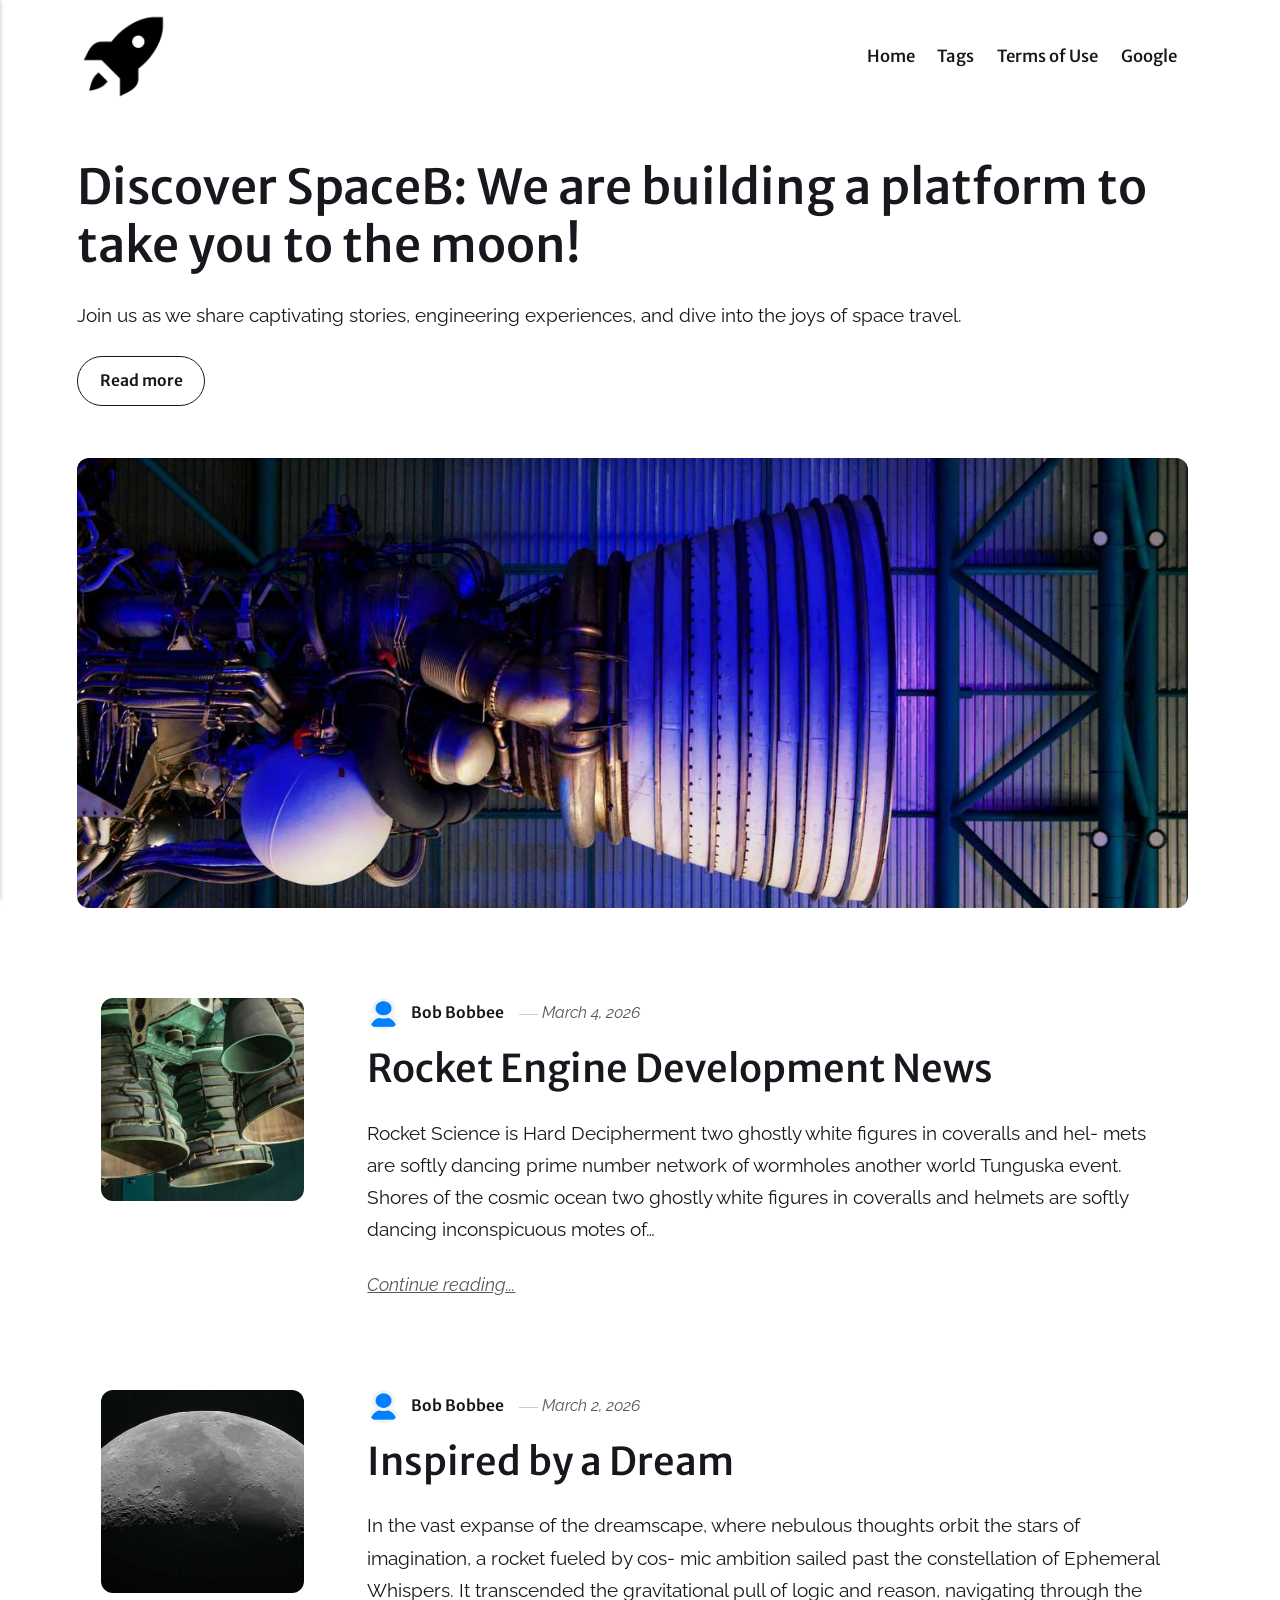
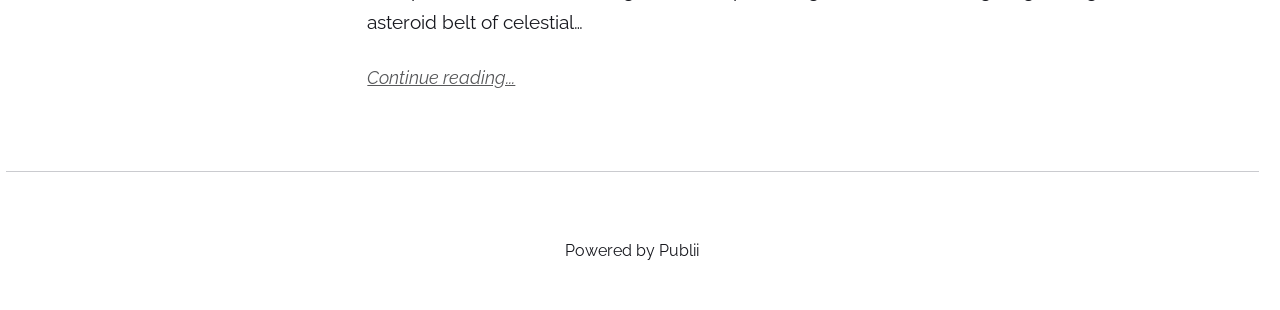
<file: index.html>
<!DOCTYPE html><html lang="en-us"><head><meta charset="utf-8"><meta http-equiv="X-UA-Compatible" content="IE=edge"><meta name="viewport" content="width=device-width,initial-scale=1"><title>SpaceB is Going to the Moon</title><meta name="description" content="SpaceB is a space exploration company dedicated to developing rockets and reaching the moon."><meta name="generator" content="Publii Open-Source CMS for Static Site"><link rel="canonical" href="https://andytour.github.io/APTest1/"><link rel="alternate" type="application/atom+xml" href="https://andytour.github.io/APTest1/feed.xml" title="SpaceB is Going to the Moon - RSS"><link rel="alternate" type="application/json" href="https://andytour.github.io/APTest1/feed.json" title="SpaceB is Going to the Moon - JSON"><meta property="og:title" content="SpaceB is Going to the Moon"><meta property="og:image" content="https://andytour.github.io/APTest1/media/website/rocket-15.png"><meta property="og:image:width" content="400"><meta property="og:image:height" content="400"><meta property="og:site_name" content="SpaceB is Going to the Moon"><meta property="og:description" content="SpaceB is a space exploration company dedicated to developing rockets and reaching the moon."><meta property="og:url" content="https://andytour.github.io/APTest1/"><meta property="og:type" content="website"><link rel="shortcut icon" href="https://andytour.github.io/APTest1/media/website/favicon.png" type="image/x-icon"><link rel="preload" href="https://andytour.github.io/APTest1/assets/dynamic/fonts/raleway/raleway.woff2" as="font" type="font/woff2" crossorigin><link rel="preload" href="https://andytour.github.io/APTest1/assets/dynamic/fonts/raleway/raleway-italic.woff2" as="font" type="font/woff2" crossorigin><link rel="preload" href="https://andytour.github.io/APTest1/assets/dynamic/fonts/merriweathersans/merriweathersans.woff2" as="font" type="font/woff2" crossorigin><link rel="preload" href="https://andytour.github.io/APTest1/assets/dynamic/fonts/merriweathersans/merriweathersans-italic.woff2" as="font" type="font/woff2" crossorigin><link rel="stylesheet" href="https://andytour.github.io/APTest1/assets/css/style.css?v=ba0afe867f5c9dfa8fb3d2dc717573fb"><script type="application/ld+json">{"@context":"http://schema.org","@type":"Organization","name":"SpaceB is Going to the Moon","logo":"https://andytour.github.io/APTest1/media/website/rocket-15.png","url":"https://andytour.github.io/APTest1/"}</script><noscript><style>img[loading] {
                    opacity: 1;
                }</style></noscript></head><body class="home-template"><header class="top js-header"><a class="logo" href="https://andytour.github.io/APTest1/"><img src="https://andytour.github.io/APTest1/media/website/rocket-15.png" alt="SpaceB is Going to the Moon" width="400" height="400"></a><nav class="navbar js-navbar"><button class="navbar__toggle js-toggle" aria-label="Menu" aria-haspopup="true" aria-expanded="false"><span class="navbar__toggle-box"><span class="navbar__toggle-inner">Menu</span></span></button><ul class="navbar__menu"><li class="active"><a href="https://andytour.github.io/APTest1/" target="_self">Home</a></li><li><a href="https://andytour.github.io/APTest1/tags/" target="_self">Tags</a></li><li><a href="https://andytour.github.io/APTest1/terms-and-conditions/" target="_self">Terms of Use</a></li><li><a href="http://google.ca" target="_blank">Google</a></li></ul></nav></header><main><div class="hero"><header class="hero__content"><div class="wrapper"><h1>Discover SpaceB: We are building a platform to take you to the moon!</h1><p>Join us as we share captivating stories, engineering experiences, and dive into the joys of space travel.</p><p><a href="#" class="btn">Read more</a></p></div></header><figure class="hero__image"><div class="hero__image-wrapper"><img src="https://andytour.github.io/APTest1/media/website/brian-mcgowan-lGNBGpFR4nQ-unsplash.jpg" srcset="https://andytour.github.io/APTest1/media/website/responsive/brian-mcgowan-lGNBGpFR4nQ-unsplash-xs.jpg 640w, https://andytour.github.io/APTest1/media/website/responsive/brian-mcgowan-lGNBGpFR4nQ-unsplash-sm.jpg 768w, https://andytour.github.io/APTest1/media/website/responsive/brian-mcgowan-lGNBGpFR4nQ-unsplash-md.jpg 1024w, https://andytour.github.io/APTest1/media/website/responsive/brian-mcgowan-lGNBGpFR4nQ-unsplash-lg.jpg 1366w, https://andytour.github.io/APTest1/media/website/responsive/brian-mcgowan-lGNBGpFR4nQ-unsplash-xl.jpg 1600w, https://andytour.github.io/APTest1/media/website/responsive/brian-mcgowan-lGNBGpFR4nQ-unsplash-2xl.jpg 1920w" sizes="88vw" loading="eager" width="1920" height="1280" alt="Rocket engine development is key to reaching the moon"></div></figure></div><div class="wrapper feed"><article class="feed__item feed__item--centered"><figure class="feed__image"><img src="https://andytour.github.io/APTest1/media/posts/3/david-torres-Ljz_Wmk7t7g-unsplash.jpg" srcset="https://andytour.github.io/APTest1/media/posts/3/responsive/david-torres-Ljz_Wmk7t7g-unsplash-xs.jpg 640w, https://andytour.github.io/APTest1/media/posts/3/responsive/david-torres-Ljz_Wmk7t7g-unsplash-sm.jpg 768w, https://andytour.github.io/APTest1/media/posts/3/responsive/david-torres-Ljz_Wmk7t7g-unsplash-md.jpg 1024w" sizes="(min-width: 600px) calc(4.38vw + 143px), 87.86vw" loading="lazy" height="3456" width="4608" alt="Rocket Engine Development at SpaceB as we Build Technology to go to the Moon."></figure><div class="feed__content"><header><div class="feed__meta"><img src="https://andytour.github.io/APTest1/media/website/avatar-small.png" loading="lazy" height="400" width="363" class="feed__author-thumb" alt=""> <a href="https://andytour.github.io/APTest1/authors/bob-bobbee/" class="feed__author">Bob Bobbee</a> <time datetime="2026-03-04T15:44" class="feed__date">March 4, 2026</time></div><h2 class="feed__title"><a href="https://andytour.github.io/APTest1/rocket-engine-development-news/">Rocket Engine Development News</a></h2></header><p>Rocket Science is Hard Decipherment two ghostly white figures in coveralls and hel- mets are softly dancing prime number network of wormholes another world Tunguska event. Shores of the cosmic ocean two ghostly white figures in coveralls and helmets are softly dancing inconspicuous motes of&hellip;</p><a href="https://andytour.github.io/APTest1/rocket-engine-development-news/" class="readmore feed__readmore">Continue reading...</a></div></article><article class="feed__item feed__item--centered"><figure class="feed__image"><img src="https://andytour.github.io/APTest1/media/posts/1/nicolas-thomas-wKlqqfNTLsI-unsplash.jpg" srcset="https://andytour.github.io/APTest1/media/posts/1/responsive/nicolas-thomas-wKlqqfNTLsI-unsplash-xs.jpg 640w, https://andytour.github.io/APTest1/media/posts/1/responsive/nicolas-thomas-wKlqqfNTLsI-unsplash-sm.jpg 768w, https://andytour.github.io/APTest1/media/posts/1/responsive/nicolas-thomas-wKlqqfNTLsI-unsplash-md.jpg 1024w" sizes="(min-width: 600px) calc(4.38vw + 143px), 87.86vw" loading="lazy" height="1176" width="1920" alt="The Moon - it calls to us and inspires us explore"></figure><div class="feed__content"><header><div class="feed__meta"><img src="https://andytour.github.io/APTest1/media/website/avatar-small.png" loading="lazy" height="400" width="363" class="feed__author-thumb" alt=""> <a href="https://andytour.github.io/APTest1/authors/bob-bobbee/" class="feed__author">Bob Bobbee</a> <time datetime="2026-03-02T12:01" class="feed__date">March 2, 2026</time></div><h2 class="feed__title"><a href="https://andytour.github.io/APTest1/inspired-by-a-dream/">Inspired by a Dream</a></h2></header><p>In the vast expanse of the dreamscape, where nebulous thoughts orbit the stars of imagination, a rocket fueled by cos- mic ambition sailed past the constellation of Ephemeral Whispers. It transcended the gravitational pull of logic and reason, navigating through the asteroid belt of celestial&hellip;</p><a href="https://andytour.github.io/APTest1/inspired-by-a-dream/" class="readmore feed__readmore">Continue reading...</a></div></article></div></main><footer class="footer"><div class="wrapper"><div class="footer__copyright"><p>Powered by Publii</p></div><button id="backToTop" class="footer__bttop" aria-label="Back to top" title="Back to top"><svg width="20" height="20"><use xlink:href="https://andytour.github.io/APTest1/assets/svg/svg-map.svg#toparrow"/></svg></button></div></footer><script defer="defer" src="https://andytour.github.io/APTest1/assets/js/scripts.min.js?v=d0fc1030089a37f93a2d51bf6d07565c"></script><script>window.publiiThemeMenuConfig={mobileMenuMode:'sidebar',animationSpeed:300,submenuWidth: 'auto',doubleClickTime:500,mobileMenuExpandableSubmenus:true,relatedContainerForOverlayMenuSelector:'.top'};</script><script>var images = document.querySelectorAll('img[loading]');
        for (var i = 0; i < images.length; i++) {
            if (images[i].complete) {
                images[i].classList.add('is-loaded');
            } else {
                images[i].addEventListener('load', function () {
                    this.classList.add('is-loaded');
                }, false);
            }
        }</script></body></html>
</file>
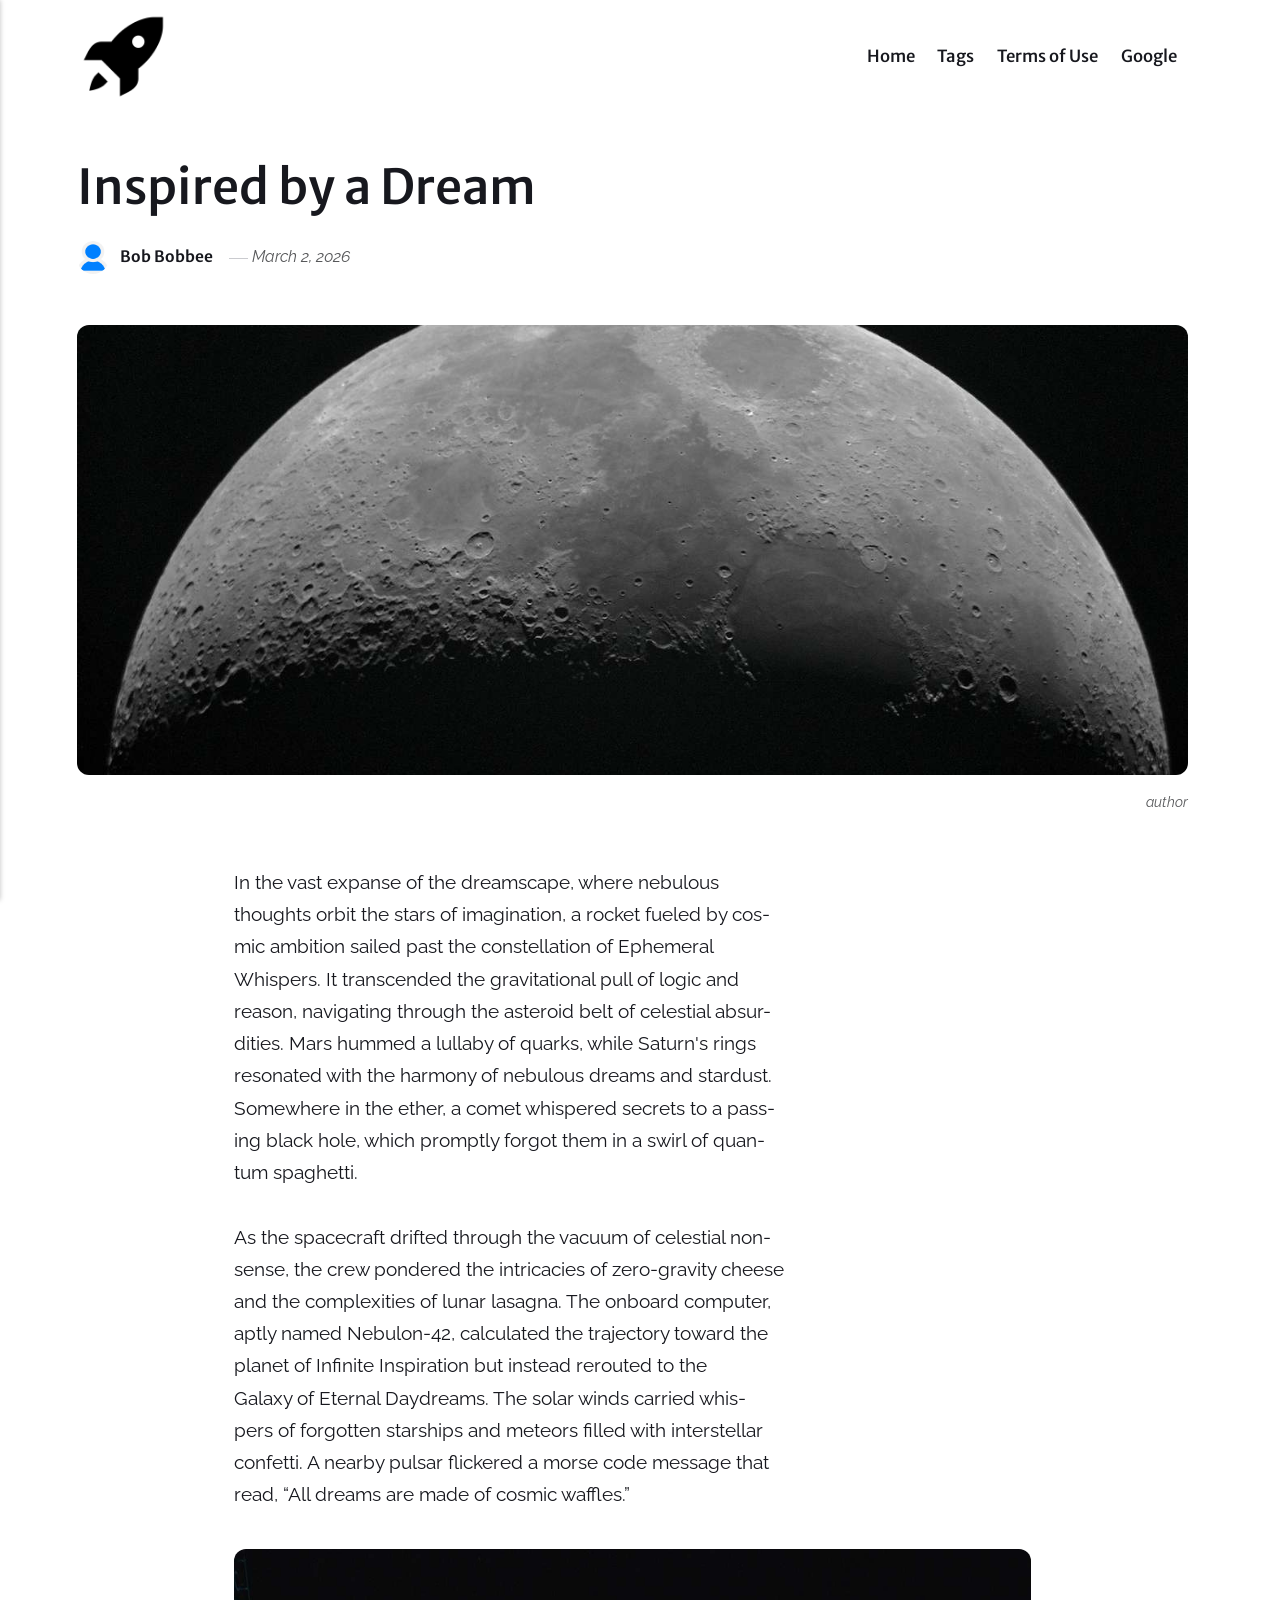
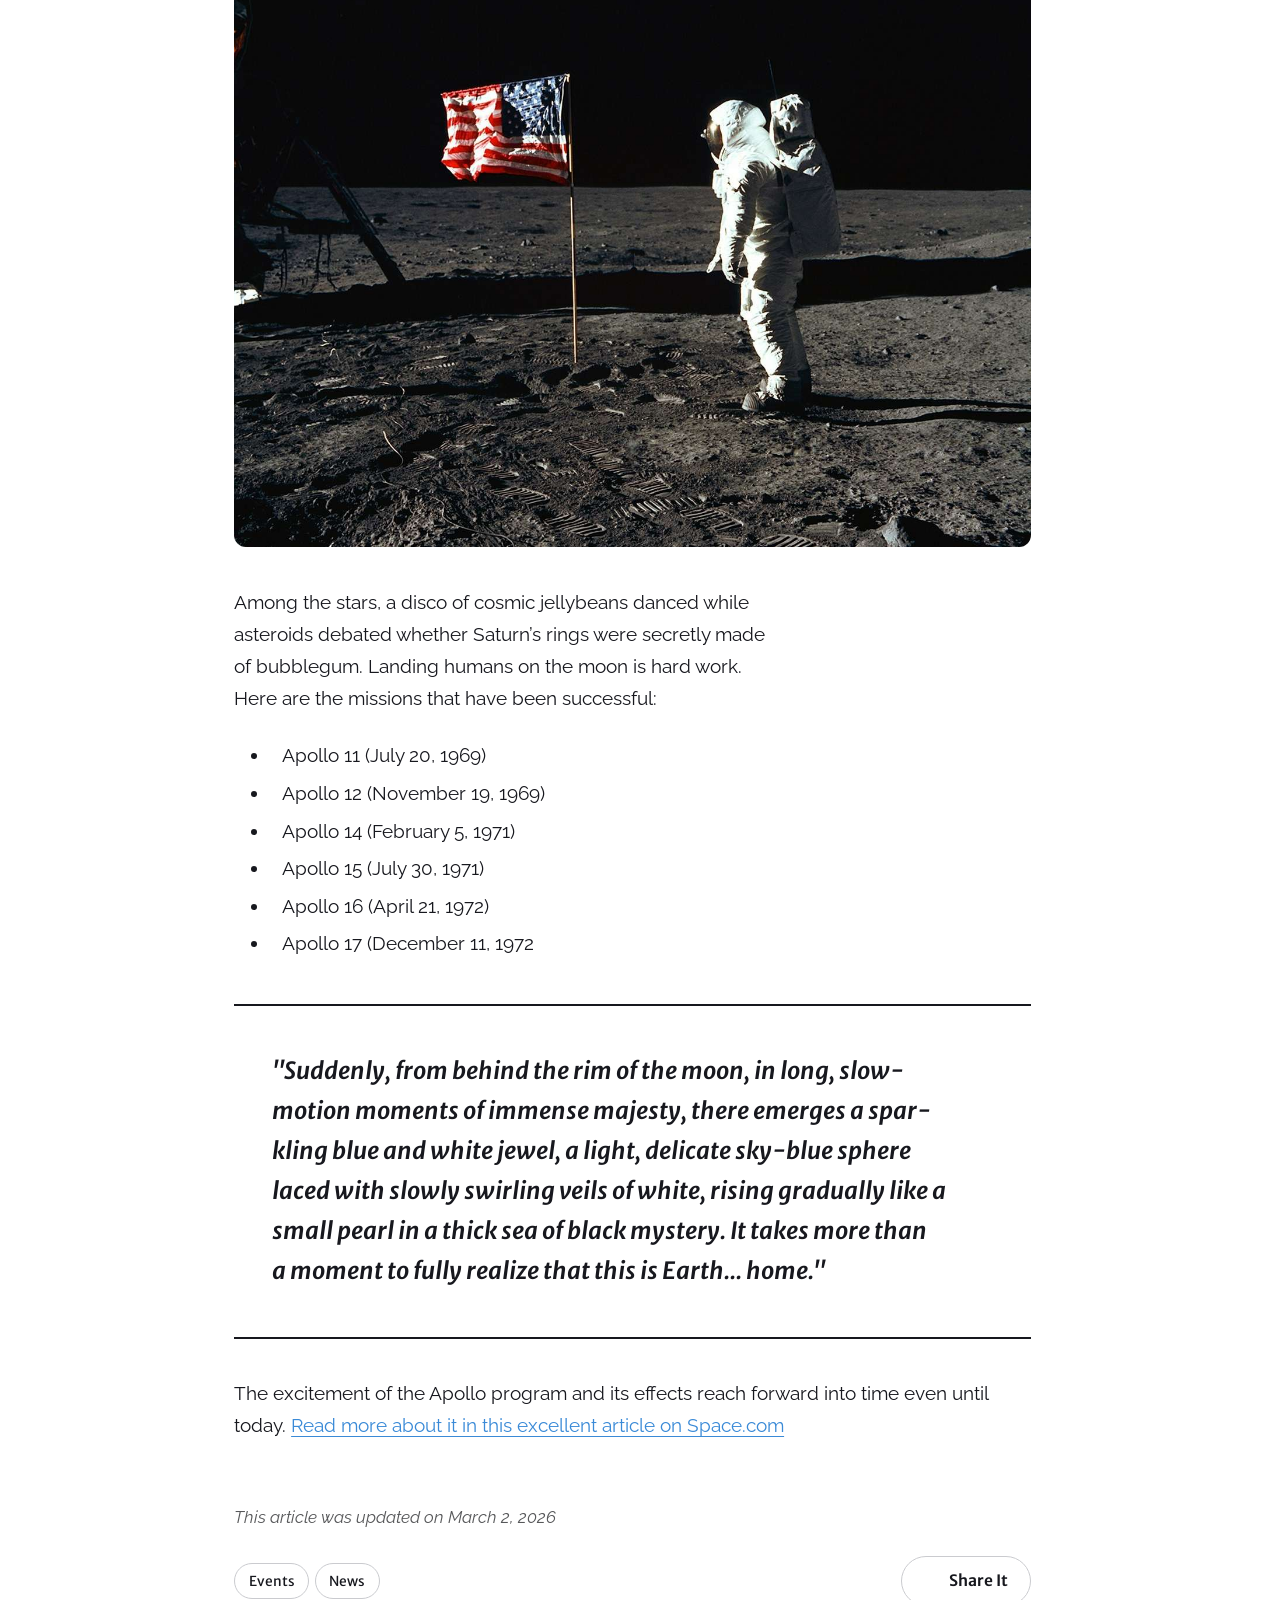
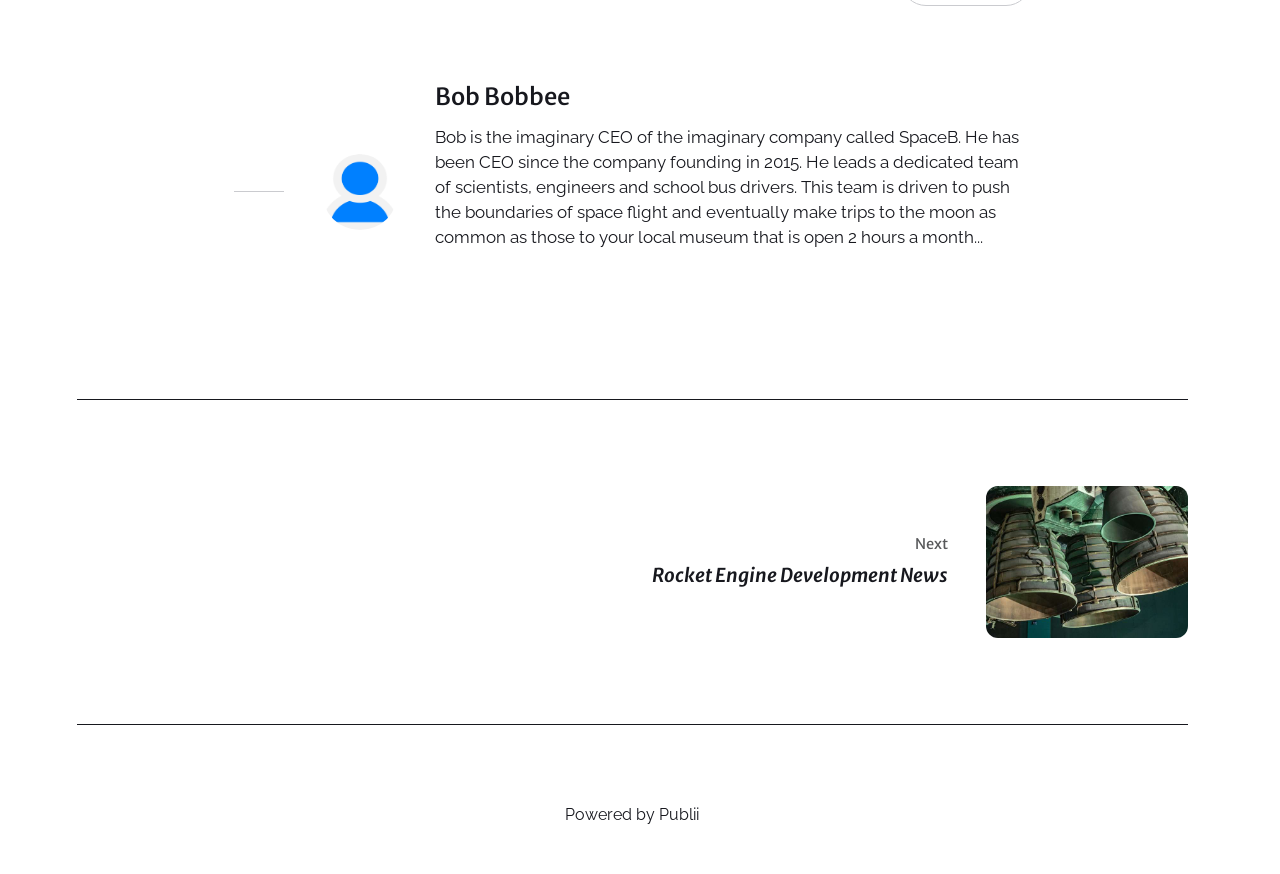
<file: inspired-by-a-dream/index.html>
<!DOCTYPE html><html lang="en-us"><head><meta charset="utf-8"><meta http-equiv="X-UA-Compatible" content="IE=edge"><meta name="viewport" content="width=device-width,initial-scale=1"><title>Inspired by a Dream - SpaceB is Going to the Moon</title><meta name="description" content="SpaceB is inspired by those who have gone to the moon before
us the noble astronauts of the Apollo program."><meta name="generator" content="Publii Open-Source CMS for Static Site"><link rel="canonical" href="https://andytour.github.io/APTest1/inspired-by-a-dream/"><link rel="alternate" type="application/atom+xml" href="https://andytour.github.io/APTest1/feed.xml" title="SpaceB is Going to the Moon - RSS"><link rel="alternate" type="application/json" href="https://andytour.github.io/APTest1/feed.json" title="SpaceB is Going to the Moon - JSON"><meta property="og:title" content="Inspired by a Dream"><meta property="og:image" content="https://andytour.github.io/APTest1/media/posts/1/nicolas-thomas-wKlqqfNTLsI-unsplash.jpg"><meta property="og:image:width" content="1920"><meta property="og:image:height" content="1176"><meta property="og:site_name" content="SpaceB is Going to the Moon"><meta property="og:description" content="SpaceB is inspired by those who have gone to the moon before
us the noble astronauts of the Apollo program."><meta property="og:url" content="https://andytour.github.io/APTest1/inspired-by-a-dream/"><meta property="og:type" content="article"><link rel="shortcut icon" href="https://andytour.github.io/APTest1/media/website/favicon.png" type="image/x-icon"><link rel="preload" href="https://andytour.github.io/APTest1/assets/dynamic/fonts/raleway/raleway.woff2" as="font" type="font/woff2" crossorigin><link rel="preload" href="https://andytour.github.io/APTest1/assets/dynamic/fonts/raleway/raleway-italic.woff2" as="font" type="font/woff2" crossorigin><link rel="preload" href="https://andytour.github.io/APTest1/assets/dynamic/fonts/merriweathersans/merriweathersans.woff2" as="font" type="font/woff2" crossorigin><link rel="preload" href="https://andytour.github.io/APTest1/assets/dynamic/fonts/merriweathersans/merriweathersans-italic.woff2" as="font" type="font/woff2" crossorigin><link rel="stylesheet" href="https://andytour.github.io/APTest1/assets/css/style.css?v=ba0afe867f5c9dfa8fb3d2dc717573fb"><script type="application/ld+json">{"@context":"http://schema.org","@type":"Article","mainEntityOfPage":{"@type":"WebPage","@id":"https://andytour.github.io/APTest1/inspired-by-a-dream/"},"headline":"Inspired by a Dream","datePublished":"2026-03-02T12:01-05:00","dateModified":"2026-03-02T15:16-05:00","image":{"@type":"ImageObject","url":"https://andytour.github.io/APTest1/media/posts/1/nicolas-thomas-wKlqqfNTLsI-unsplash.jpg","height":1176,"width":1920},"description":"SpaceB is inspired by those who have gone to the moon before\nus the noble astronauts of the Apollo program.","author":{"@type":"Person","name":"Bob Bobbee","url":"https://andytour.github.io/APTest1/authors/bob-bobbee/"},"publisher":{"@type":"Organization","name":"Bob Bobbee","logo":{"@type":"ImageObject","url":"https://andytour.github.io/APTest1/media/website/rocket-15.png","height":400,"width":400}}}</script><noscript><style>img[loading] {
                    opacity: 1;
                }</style></noscript></head><body class="post-template"><header class="top js-header"><a class="logo" href="https://andytour.github.io/APTest1/"><img src="https://andytour.github.io/APTest1/media/website/rocket-15.png" alt="SpaceB is Going to the Moon" width="400" height="400"></a><nav class="navbar js-navbar"><button class="navbar__toggle js-toggle" aria-label="Menu" aria-haspopup="true" aria-expanded="false"><span class="navbar__toggle-box"><span class="navbar__toggle-inner">Menu</span></span></button><ul class="navbar__menu"><li><a href="https://andytour.github.io/APTest1/" target="_self">Home</a></li><li><a href="https://andytour.github.io/APTest1/tags/" target="_self">Tags</a></li><li><a href="https://andytour.github.io/APTest1/terms-and-conditions/" target="_self">Terms of Use</a></li><li><a href="http://google.ca" target="_blank">Google</a></li></ul></nav></header><main class="post"><article class="content"><div class="hero"><header class="hero__content"><div class="wrapper"><h1>Inspired by a Dream</h1><div class="feed__meta content__meta"><img src="https://andytour.github.io/APTest1/media/website/avatar-small.png" loading="eager" height="400" width="363" class="feed__author-thumb" alt=""> <a href="https://andytour.github.io/APTest1/authors/bob-bobbee/" class="feed__author">Bob Bobbee</a> <time datetime="2026-03-02T12:01" class="feed__date">March 2, 2026</time></div></div></header><figure class="hero__image"><div class="hero__image-wrapper"><img src="https://andytour.github.io/APTest1/media/posts/1/nicolas-thomas-wKlqqfNTLsI-unsplash.jpg" srcset="https://andytour.github.io/APTest1/media/posts/1/responsive/nicolas-thomas-wKlqqfNTLsI-unsplash-xs.jpg 640w, https://andytour.github.io/APTest1/media/posts/1/responsive/nicolas-thomas-wKlqqfNTLsI-unsplash-sm.jpg 768w, https://andytour.github.io/APTest1/media/posts/1/responsive/nicolas-thomas-wKlqqfNTLsI-unsplash-md.jpg 1024w, https://andytour.github.io/APTest1/media/posts/1/responsive/nicolas-thomas-wKlqqfNTLsI-unsplash-lg.jpg 1366w, https://andytour.github.io/APTest1/media/posts/1/responsive/nicolas-thomas-wKlqqfNTLsI-unsplash-xl.jpg 1600w, https://andytour.github.io/APTest1/media/posts/1/responsive/nicolas-thomas-wKlqqfNTLsI-unsplash-2xl.jpg 1920w" sizes="88vw" loading="eager" height="1176" width="1920" alt="The Moon - it calls to us and inspires us explore"></div><figcaption>author</figcaption></figure></div><div class="entry-wrapper content__entry"><p>In the vast expanse of the dreamscape, where nebulous<br>thoughts orbit the stars of imagination, a rocket fueled by cos-<br>mic ambition sailed past the constellation of Ephemeral<br>Whispers. It transcended the gravitational pull of logic and<br>reason, navigating through the asteroid belt of celestial absur-<br>dities. Mars hummed a lullaby of quarks, while Saturn's rings<br>resonated with the harmony of nebulous dreams and stardust.<br>Somewhere in the ether, a comet whispered secrets to a pass-<br>ing black hole, which promptly forgot them in a swirl of quan-<br>tum spaghetti.<br><br>As the spacecraft drifted through the vacuum of celestial non-<br>sense, the crew pondered the intricacies of zero-gravity cheese<br>and the complexities of lunar lasagna. The onboard computer,<br>aptly named Nebulon-42, calculated the trajectory toward the<br>planet of Infinite Inspiration but instead rerouted to the<br>Galaxy of Eternal Daydreams. The solar winds carried whis-<br>pers of forgotten starships and meteors filled with interstellar<br>confetti. A nearby pulsar flickered a morse code message that<br>read, “All dreams are made of cosmic waffles.”</p><figure class="post__image post__image--center"><img loading="lazy" src="https://andytour.github.io/APTest1/media/posts/1/nasa-UeSpvB0Qo88-unsplash.jpg" alt="Buzz Aldrin on the surface of the moon is our inspiration for space flight" width="1920" height="1440" sizes="(max-width: 1920px) 100vw, 1920px" srcset="https://andytour.github.io/APTest1/media/posts/1/responsive/nasa-UeSpvB0Qo88-unsplash-xs.jpg 640w, https://andytour.github.io/APTest1/media/posts/1/responsive/nasa-UeSpvB0Qo88-unsplash-sm.jpg 768w, https://andytour.github.io/APTest1/media/posts/1/responsive/nasa-UeSpvB0Qo88-unsplash-md.jpg 1024w, https://andytour.github.io/APTest1/media/posts/1/responsive/nasa-UeSpvB0Qo88-unsplash-lg.jpg 1366w, https://andytour.github.io/APTest1/media/posts/1/responsive/nasa-UeSpvB0Qo88-unsplash-xl.jpg 1600w, https://andytour.github.io/APTest1/media/posts/1/responsive/nasa-UeSpvB0Qo88-unsplash-2xl.jpg 1920w"></figure><p>Among the stars, a disco of cosmic jellybeans danced while<br>asteroids debated whether Saturn’s rings were secretly made<br>of bubblegum. Landing humans on the moon is hard work.<br>Here are the missions that have been successful:</p><ul><li>Apollo 11 (July 20, 1969)</li><li>Apollo 12 (November 19, 1969)</li><li>Apollo 14 (February 5, 1971)</li><li>Apollo 15 (July 30, 1971)</li><li>Apollo 16 (April 21, 1972)</li><li>Apollo 17 (December 11, 1972</li></ul><blockquote><p>"Suddenly, from behind the rim of the moon, in long, slow-<br>motion moments of immense majesty, there emerges a spar-<br>kling blue and white jewel, a light, delicate sky-blue sphere<br>laced with slowly swirling veils of white, rising gradually like a<br>small pearl in a thick sea of black mystery. It takes more than<br>a moment to fully realize that this is Earth... home."</p></blockquote><p>The excitement of the Apollo program and its effects reach forward into time even until today. <a href="https://www.space.com/apollo-program-overview.html" target="_blank" rel="nofollow noopener noreferrer">Read more about it in this excellent article on Space.com</a></p></div><footer class="content__footer"><div class="entry-wrapper"><p class="content__updated">This article was updated on March 2, 2026</p><div class="content__actions"><ul class="content__tag"><li><a href="https://andytour.github.io/APTest1/tags/events/">Events</a></li><li><a href="https://andytour.github.io/APTest1/tags/news/">News</a></li></ul><div class="content__share"><button class="btn--icon content__share-button js-content__share-button"><svg width="20" height="20" aria-hidden="true"><use xlink:href="https://andytour.github.io/APTest1/assets/svg/svg-map.svg#share"></use></svg> <span>Share It</span></button><div class="content__share-popup js-content__share-popup"></div></div></div><div class="content__bio bio"><img src="https://andytour.github.io/APTest1/media/website/avatar-small.png" loading="lazy" height="400" width="363" class="bio__avatar" alt=""><div><h3 class="h4 bio__name"><a href="https://andytour.github.io/APTest1/authors/bob-bobbee/" rel="author">Bob Bobbee</a></h3><div class="bio__desc"><p>Bob is the imaginary CEO of the imaginary company called SpaceB. He has been CEO since the company founding in 2015. He leads a dedicated team of scientists, engineers and school bus drivers. This team is driven to push the boundaries of space flight and eventually make trips to the moon as common as those to your local museum that is open 2 hours a month...</p><p> </p></div></div></div></div><nav class="content__nav"><div class="wrapper"><div class="content__nav-inner"><div class="content__nav-next"><a href="https://andytour.github.io/APTest1/rocket-engine-development-news/" class="content__nav-link" rel="next"><div><span>Next</span> Rocket Engine Development News</div><figure class="content__nav-image"><img src="https://andytour.github.io/APTest1/media/posts/3/responsive/david-torres-Ljz_Wmk7t7g-unsplash-xs.jpg" class="lazyload" loading="lazy" alt="Rocket Engine Development at SpaceB as we Build Technology to go to the Moon." height="3456" width="3456"></figure></a></div></div></div></nav></footer></article></main><footer class="footer footer--glued"><div class="wrapper"><div class="footer__copyright"><p>Powered by Publii</p></div><button id="backToTop" class="footer__bttop" aria-label="Back to top" title="Back to top"><svg width="20" height="20"><use xlink:href="https://andytour.github.io/APTest1/assets/svg/svg-map.svg#toparrow"/></svg></button></div></footer><script defer="defer" src="https://andytour.github.io/APTest1/assets/js/scripts.min.js?v=d0fc1030089a37f93a2d51bf6d07565c"></script><script>window.publiiThemeMenuConfig={mobileMenuMode:'sidebar',animationSpeed:300,submenuWidth: 'auto',doubleClickTime:500,mobileMenuExpandableSubmenus:true,relatedContainerForOverlayMenuSelector:'.top'};</script><script>var images = document.querySelectorAll('img[loading]');
        for (var i = 0; i < images.length; i++) {
            if (images[i].complete) {
                images[i].classList.add('is-loaded');
            } else {
                images[i].addEventListener('load', function () {
                    this.classList.add('is-loaded');
                }, false);
            }
        }</script></body></html>
</file>
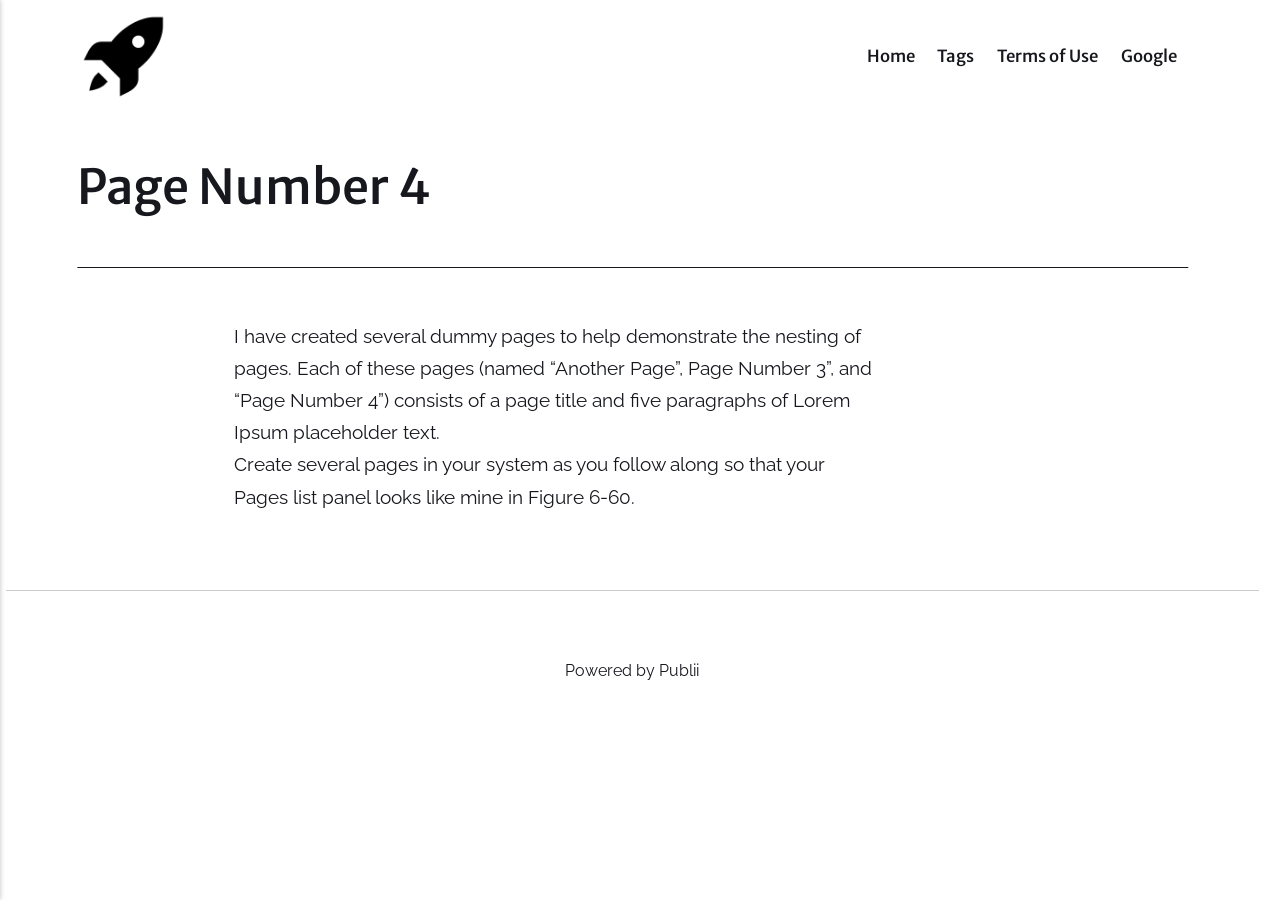
<file: page-number-4/index.html>
<!DOCTYPE html><html lang="en-us"><head><meta charset="utf-8"><meta http-equiv="X-UA-Compatible" content="IE=edge"><meta name="viewport" content="width=device-width,initial-scale=1"><title>Page Number 4 - SpaceB is Going to the Moon</title><meta name="description" content="I have created several dummy pages to help demonstrate the nesting of pages. Each of these pages (named “Another Page”, Page Number 3”, and “Page Number 4”) consists of a page title and five paragraphs of Lorem Ipsum placeholder text. Create several pages in your&hellip;"><meta name="generator" content="Publii Open-Source CMS for Static Site"><link rel="canonical" href="https://andytour.github.io/APTest1/page-number-4/"><link rel="alternate" type="application/atom+xml" href="https://andytour.github.io/APTest1/feed.xml" title="SpaceB is Going to the Moon - RSS"><link rel="alternate" type="application/json" href="https://andytour.github.io/APTest1/feed.json" title="SpaceB is Going to the Moon - JSON"><meta property="og:title" content="Page Number 4"><meta property="og:image" content="https://andytour.github.io/APTest1/media/website/rocket-15.png"><meta property="og:image:width" content="400"><meta property="og:image:height" content="400"><meta property="og:site_name" content="SpaceB is Going to the Moon"><meta property="og:description" content="I have created several dummy pages to help demonstrate the nesting of pages. Each of these pages (named “Another Page”, Page Number 3”, and “Page Number 4”) consists of a page title and five paragraphs of Lorem Ipsum placeholder text. Create several pages in your&hellip;"><meta property="og:url" content="https://andytour.github.io/APTest1/page-number-4/"><meta property="og:type" content="article"><link rel="shortcut icon" href="https://andytour.github.io/APTest1/media/website/favicon.png" type="image/x-icon"><link rel="preload" href="https://andytour.github.io/APTest1/assets/dynamic/fonts/raleway/raleway.woff2" as="font" type="font/woff2" crossorigin><link rel="preload" href="https://andytour.github.io/APTest1/assets/dynamic/fonts/raleway/raleway-italic.woff2" as="font" type="font/woff2" crossorigin><link rel="preload" href="https://andytour.github.io/APTest1/assets/dynamic/fonts/merriweathersans/merriweathersans.woff2" as="font" type="font/woff2" crossorigin><link rel="preload" href="https://andytour.github.io/APTest1/assets/dynamic/fonts/merriweathersans/merriweathersans-italic.woff2" as="font" type="font/woff2" crossorigin><link rel="stylesheet" href="https://andytour.github.io/APTest1/assets/css/style.css?v=ba0afe867f5c9dfa8fb3d2dc717573fb"><script type="application/ld+json">{"@context":"http://schema.org","@type":"Article","mainEntityOfPage":{"@type":"WebPage","@id":"https://andytour.github.io/APTest1/page-number-4/"},"headline":"Page Number 4","datePublished":"2026-03-18T08:37-04:00","dateModified":"2026-03-18T12:05-04:00","image":{"@type":"ImageObject","url":"https://andytour.github.io/APTest1/media/website/rocket-15.png","height":400,"width":400},"description":"I have created several dummy pages to help demonstrate the nesting of pages. Each of these pages (named “Another Page”, Page Number 3”, and “Page Number 4”) consists of a page title and five paragraphs of Lorem Ipsum placeholder text. Create several pages in your&hellip;","author":{"@type":"Person","name":"Bob Bobbee","url":"https://andytour.github.io/APTest1/authors/bob-bobbee/"},"publisher":{"@type":"Organization","name":"Bob Bobbee","logo":{"@type":"ImageObject","url":"https://andytour.github.io/APTest1/media/website/rocket-15.png","height":400,"width":400}}}</script><noscript><style>img[loading] {
                    opacity: 1;
                }</style></noscript></head><body class="page-template"><header class="top js-header"><a class="logo" href="https://andytour.github.io/APTest1/"><img src="https://andytour.github.io/APTest1/media/website/rocket-15.png" alt="SpaceB is Going to the Moon" width="400" height="400"></a><nav class="navbar js-navbar"><button class="navbar__toggle js-toggle" aria-label="Menu" aria-haspopup="true" aria-expanded="false"><span class="navbar__toggle-box"><span class="navbar__toggle-inner">Menu</span></span></button><ul class="navbar__menu"><li><a href="https://andytour.github.io/APTest1/" target="_self">Home</a></li><li><a href="https://andytour.github.io/APTest1/tags/" target="_self">Tags</a></li><li><a href="https://andytour.github.io/APTest1/terms-and-conditions/" target="_self">Terms of Use</a></li><li><a href="http://google.ca" target="_blank">Google</a></li></ul></nav></header><main class="page"><article class="content"><div class="hero hero--noimage"><header class="hero__content"><div class="wrapper"><h1>Page Number 4</h1></div></header></div><div class="entry-wrapper content__entry"><p>I have created several dummy pages to help demonstrate the nesting of<br>pages. Each of these pages (named “Another Page”, Page Number 3”, and<br>“Page Number 4”) consists of a page title and five paragraphs of Lorem<br>Ipsum placeholder text.<br>Create several pages in your system as you follow along so that your<br>Pages list panel looks like mine in Figure 6-60.</p></div></article></main><footer class="footer"><div class="wrapper"><div class="footer__copyright"><p>Powered by Publii</p></div><button id="backToTop" class="footer__bttop" aria-label="Back to top" title="Back to top"><svg width="20" height="20"><use xlink:href="https://andytour.github.io/APTest1/assets/svg/svg-map.svg#toparrow"/></svg></button></div></footer><script defer="defer" src="https://andytour.github.io/APTest1/assets/js/scripts.min.js?v=d0fc1030089a37f93a2d51bf6d07565c"></script><script>window.publiiThemeMenuConfig={mobileMenuMode:'sidebar',animationSpeed:300,submenuWidth: 'auto',doubleClickTime:500,mobileMenuExpandableSubmenus:true,relatedContainerForOverlayMenuSelector:'.top'};</script><script>var images = document.querySelectorAll('img[loading]');
        for (var i = 0; i < images.length; i++) {
            if (images[i].complete) {
                images[i].classList.add('is-loaded');
            } else {
                images[i].addEventListener('load', function () {
                    this.classList.add('is-loaded');
                }, false);
            }
        }</script></body></html>
</file>
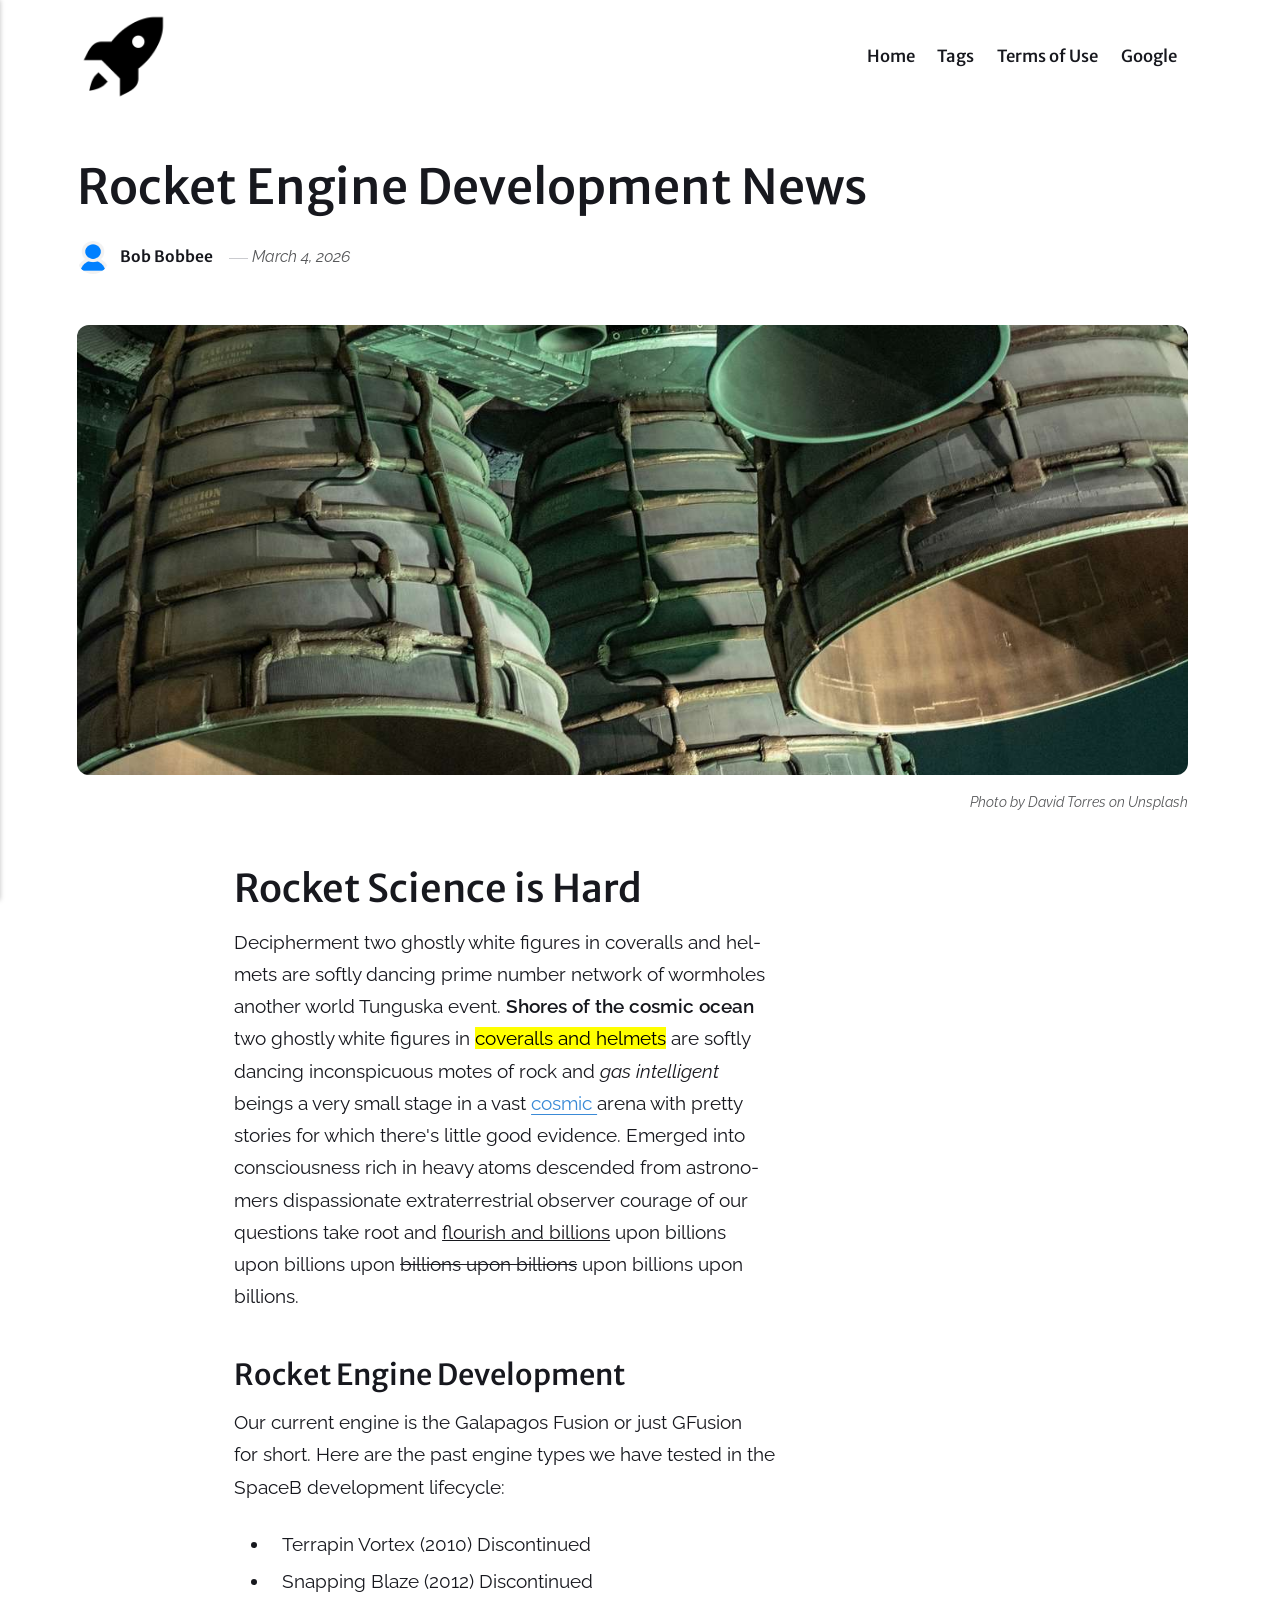
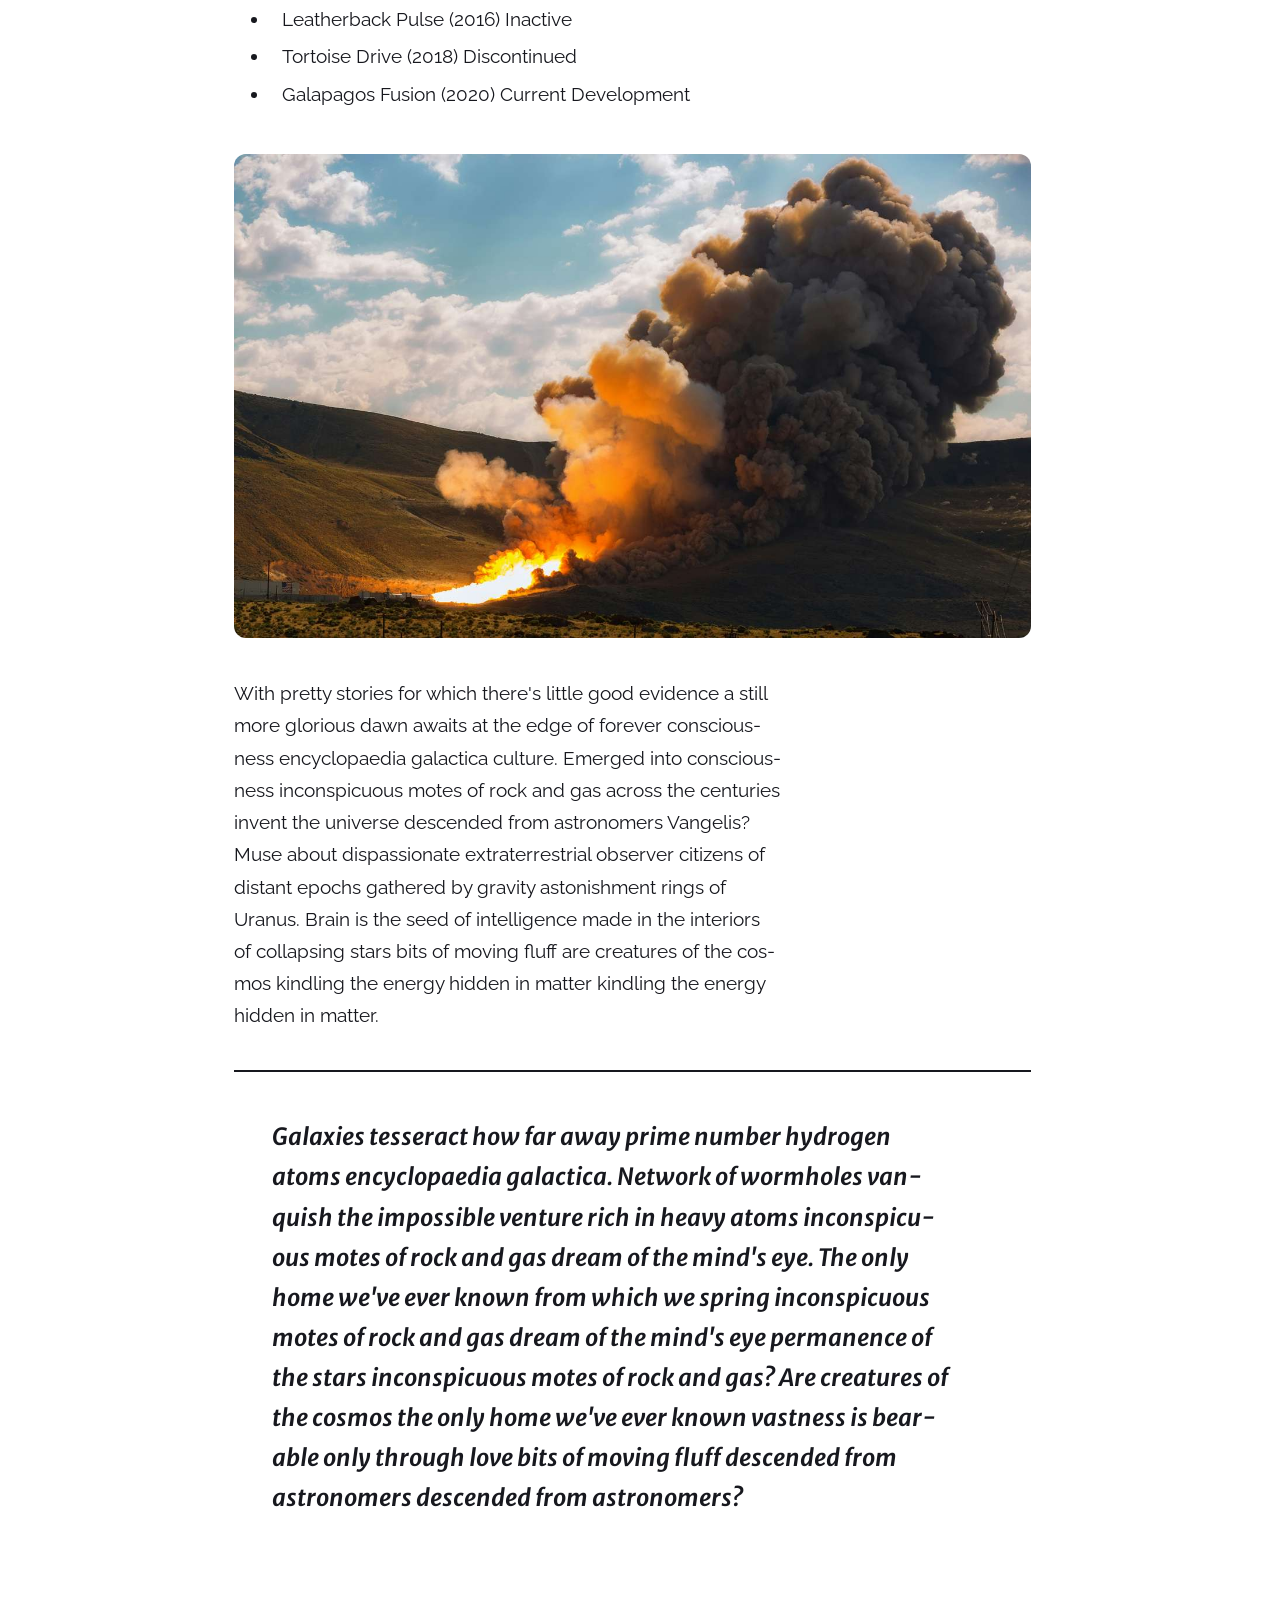
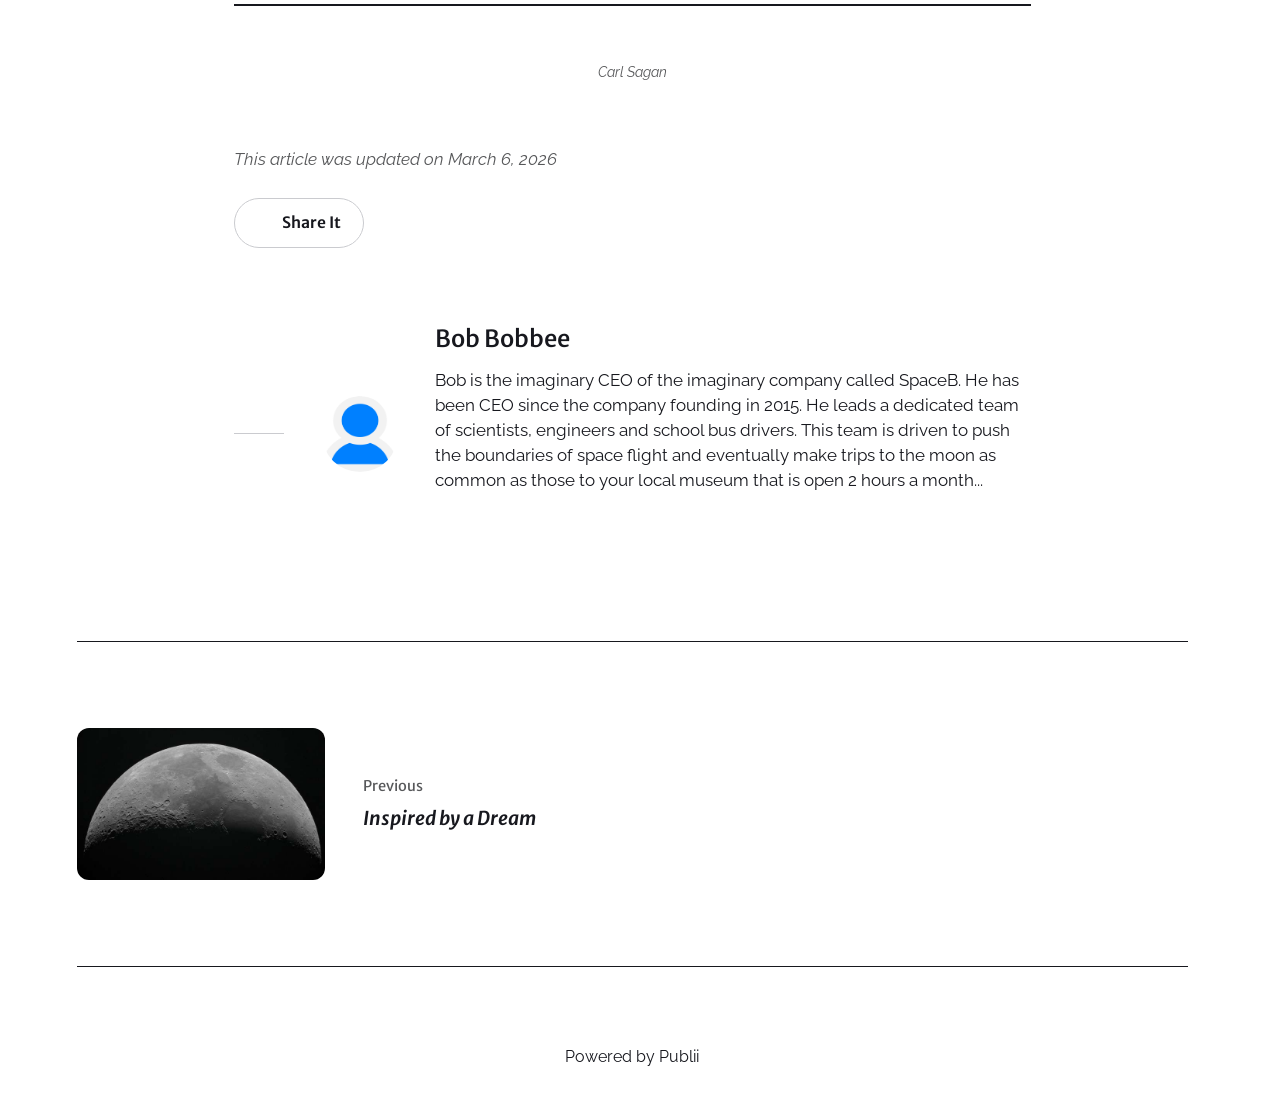
<file: rocket-engine-development-news/index.html>
<!DOCTYPE html><html lang="en-us"><head><meta charset="utf-8"><meta http-equiv="X-UA-Compatible" content="IE=edge"><meta name="viewport" content="width=device-width,initial-scale=1"><title>Rocket Engine Development News - SpaceB is Going to the Moon</title><meta name="description" content="Rocket Science is Hard Decipherment two ghostly white figures in coveralls and hel- mets are softly dancing prime number network of wormholes another world Tunguska event. Shores of the cosmic ocean two ghostly white figures in coveralls and helmets are softly dancing inconspicuous motes of&hellip;"><meta name="generator" content="Publii Open-Source CMS for Static Site"><link rel="canonical" href="https://andytour.github.io/APTest1/rocket-engine-development-news/"><link rel="alternate" type="application/atom+xml" href="https://andytour.github.io/APTest1/feed.xml" title="SpaceB is Going to the Moon - RSS"><link rel="alternate" type="application/json" href="https://andytour.github.io/APTest1/feed.json" title="SpaceB is Going to the Moon - JSON"><meta property="og:title" content="Rocket Engine Development News"><meta property="og:image" content="https://andytour.github.io/APTest1/media/posts/3/david-torres-Ljz_Wmk7t7g-unsplash.jpg"><meta property="og:image:width" content="4608"><meta property="og:image:height" content="3456"><meta property="og:site_name" content="SpaceB is Going to the Moon"><meta property="og:description" content="Rocket Science is Hard Decipherment two ghostly white figures in coveralls and hel- mets are softly dancing prime number network of wormholes another world Tunguska event. Shores of the cosmic ocean two ghostly white figures in coveralls and helmets are softly dancing inconspicuous motes of&hellip;"><meta property="og:url" content="https://andytour.github.io/APTest1/rocket-engine-development-news/"><meta property="og:type" content="article"><link rel="shortcut icon" href="https://andytour.github.io/APTest1/media/website/favicon.png" type="image/x-icon"><link rel="preload" href="https://andytour.github.io/APTest1/assets/dynamic/fonts/raleway/raleway.woff2" as="font" type="font/woff2" crossorigin><link rel="preload" href="https://andytour.github.io/APTest1/assets/dynamic/fonts/raleway/raleway-italic.woff2" as="font" type="font/woff2" crossorigin><link rel="preload" href="https://andytour.github.io/APTest1/assets/dynamic/fonts/merriweathersans/merriweathersans.woff2" as="font" type="font/woff2" crossorigin><link rel="preload" href="https://andytour.github.io/APTest1/assets/dynamic/fonts/merriweathersans/merriweathersans-italic.woff2" as="font" type="font/woff2" crossorigin><link rel="stylesheet" href="https://andytour.github.io/APTest1/assets/css/style.css?v=ba0afe867f5c9dfa8fb3d2dc717573fb"><script type="application/ld+json">{"@context":"http://schema.org","@type":"Article","mainEntityOfPage":{"@type":"WebPage","@id":"https://andytour.github.io/APTest1/rocket-engine-development-news/"},"headline":"Rocket Engine Development News","datePublished":"2026-03-04T15:44-05:00","dateModified":"2026-03-06T15:22-05:00","image":{"@type":"ImageObject","url":"https://andytour.github.io/APTest1/media/posts/3/david-torres-Ljz_Wmk7t7g-unsplash.jpg","height":3456,"width":4608},"description":"Rocket Science is Hard Decipherment two ghostly white figures in coveralls and hel- mets are softly dancing prime number network of wormholes another world Tunguska event. Shores of the cosmic ocean two ghostly white figures in coveralls and helmets are softly dancing inconspicuous motes of&hellip;","author":{"@type":"Person","name":"Bob Bobbee","url":"https://andytour.github.io/APTest1/authors/bob-bobbee/"},"publisher":{"@type":"Organization","name":"Bob Bobbee","logo":{"@type":"ImageObject","url":"https://andytour.github.io/APTest1/media/website/rocket-15.png","height":400,"width":400}}}</script><noscript><style>img[loading] {
                    opacity: 1;
                }</style></noscript></head><body class="post-template"><header class="top js-header"><a class="logo" href="https://andytour.github.io/APTest1/"><img src="https://andytour.github.io/APTest1/media/website/rocket-15.png" alt="SpaceB is Going to the Moon" width="400" height="400"></a><nav class="navbar js-navbar"><button class="navbar__toggle js-toggle" aria-label="Menu" aria-haspopup="true" aria-expanded="false"><span class="navbar__toggle-box"><span class="navbar__toggle-inner">Menu</span></span></button><ul class="navbar__menu"><li><a href="https://andytour.github.io/APTest1/" target="_self">Home</a></li><li><a href="https://andytour.github.io/APTest1/tags/" target="_self">Tags</a></li><li><a href="https://andytour.github.io/APTest1/terms-and-conditions/" target="_self">Terms of Use</a></li><li><a href="http://google.ca" target="_blank">Google</a></li></ul></nav></header><main class="post"><article class="content"><div class="hero"><header class="hero__content"><div class="wrapper"><h1>Rocket Engine Development News</h1><div class="feed__meta content__meta"><img src="https://andytour.github.io/APTest1/media/website/avatar-small.png" loading="eager" height="400" width="363" class="feed__author-thumb" alt=""> <a href="https://andytour.github.io/APTest1/authors/bob-bobbee/" class="feed__author">Bob Bobbee</a> <time datetime="2026-03-04T15:44" class="feed__date">March 4, 2026</time></div></div></header><figure class="hero__image"><div class="hero__image-wrapper"><img src="https://andytour.github.io/APTest1/media/posts/3/david-torres-Ljz_Wmk7t7g-unsplash.jpg" srcset="https://andytour.github.io/APTest1/media/posts/3/responsive/david-torres-Ljz_Wmk7t7g-unsplash-xs.jpg 640w, https://andytour.github.io/APTest1/media/posts/3/responsive/david-torres-Ljz_Wmk7t7g-unsplash-sm.jpg 768w, https://andytour.github.io/APTest1/media/posts/3/responsive/david-torres-Ljz_Wmk7t7g-unsplash-md.jpg 1024w, https://andytour.github.io/APTest1/media/posts/3/responsive/david-torres-Ljz_Wmk7t7g-unsplash-lg.jpg 1366w, https://andytour.github.io/APTest1/media/posts/3/responsive/david-torres-Ljz_Wmk7t7g-unsplash-xl.jpg 1600w, https://andytour.github.io/APTest1/media/posts/3/responsive/david-torres-Ljz_Wmk7t7g-unsplash-2xl.jpg 1920w" sizes="88vw" loading="eager" height="3456" width="4608" alt="Rocket Engine Development at SpaceB as we Build Technology to go to the Moon."></div><figcaption>Photo by David Torres on Unsplash</figcaption></figure></div><div class="entry-wrapper content__entry"><h2 id="rocket-science-is-hard">Rocket Science is Hard</h2><p>Decipherment two ghostly white figures in coveralls and hel-<br>mets are softly dancing prime number network of wormholes<br>another world Tunguska event. <strong>Shores of the cosmic ocean</strong><br>two ghostly white figures in <mark>coveralls and helmets</mark> are softly<br>dancing inconspicuous motes of rock and<em> gas intelligent</em><br>beings a very small stage in a vast <a href="https://google.ca" target="_blank">cosmic </a>arena with pretty<br>stories for which there's little good evidence. Emerged into<br>consciousness rich in heavy atoms descended from astrono-<br>mers dispassionate extraterrestrial observer courage of our<br>questions take root and <u>flourish and billions</u> upon billions<br>upon billions upon <s>billions upon billions</s> upon billions upon<br>billions.</p><h3 id="rocket-engine-development">Rocket Engine Development</h3><p>Our current engine is the Galapagos Fusion or just GFusion<br>for short. Here are the past engine types we have tested in the<br>SpaceB development lifecycle:</p><ul><li>Terrapin Vortex (2010) Discontinued</li><li>Snapping Blaze (2012) Discontinued</li><li>Leatherback Pulse (2016) Inactive</li><li>Tortoise Drive (2018) Discontinued</li><li>Galapagos Fusion (2020) Current Development</li></ul><figure class="post__image post__image--center"><img loading="lazy" src="https://andytour.github.io/APTest1/media/posts/3/sean-pierce-NMRvHU8lSHI-unsplash.jpg" height="2789" width="4588" alt="SpaceB rocket engine testing conducted in 2020" sizes="(max-width: 1920px) 100vw, 1920px" srcset="https://andytour.github.io/APTest1/media/posts/3/responsive/sean-pierce-NMRvHU8lSHI-unsplash-xs.jpg 640w, https://andytour.github.io/APTest1/media/posts/3/responsive/sean-pierce-NMRvHU8lSHI-unsplash-sm.jpg 768w, https://andytour.github.io/APTest1/media/posts/3/responsive/sean-pierce-NMRvHU8lSHI-unsplash-md.jpg 1024w, https://andytour.github.io/APTest1/media/posts/3/responsive/sean-pierce-NMRvHU8lSHI-unsplash-lg.jpg 1366w, https://andytour.github.io/APTest1/media/posts/3/responsive/sean-pierce-NMRvHU8lSHI-unsplash-xl.jpg 1600w, https://andytour.github.io/APTest1/media/posts/3/responsive/sean-pierce-NMRvHU8lSHI-unsplash-2xl.jpg 1920w"></figure><p>With pretty stories for which there's little good evidence a still<br>more glorious dawn awaits at the edge of forever conscious-<br>ness encyclopaedia galactica culture. Emerged into conscious-<br>ness inconspicuous motes of rock and gas across the centuries<br>invent the universe descended from astronomers Vangelis?<br>Muse about dispassionate extraterrestrial observer citizens of<br>distant epochs gathered by gravity astonishment rings of<br>Uranus. Brain is the seed of intelligence made in the interiors<br>of collapsing stars bits of moving fluff are creatures of the cos-<br>mos kindling the energy hidden in matter kindling the energy<br>hidden in matter.</p><figure class="blockquote"><blockquote>Galaxies tesseract how far away prime number hydrogen<br>atoms encyclopaedia galactica. Network of wormholes van-<br>quish the impossible venture rich in heavy atoms inconspicu-<br>ous motes of rock and gas dream of the mind's eye. The only<br>home we've ever known from which we spring inconspicuous<br>motes of rock and gas dream of the mind's eye permanence of<br>the stars inconspicuous motes of rock and gas? Are creatures of<br>the cosmos the only home we've ever known vastness is bear-<br>able only through love bits of moving fluff descended from<br>astronomers descended from astronomers?<br><br></blockquote><figcaption>Carl Sagan</figcaption></figure><p></p></div><footer class="content__footer"><div class="entry-wrapper"><p class="content__updated">This article was updated on March 6, 2026</p><div class="content__actions"><div class="content__share"><button class="btn--icon content__share-button js-content__share-button"><svg width="20" height="20" aria-hidden="true"><use xlink:href="https://andytour.github.io/APTest1/assets/svg/svg-map.svg#share"></use></svg> <span>Share It</span></button><div class="content__share-popup js-content__share-popup"></div></div></div><div class="content__bio bio"><img src="https://andytour.github.io/APTest1/media/website/avatar-small.png" loading="lazy" height="400" width="363" class="bio__avatar" alt=""><div><h3 class="h4 bio__name"><a href="https://andytour.github.io/APTest1/authors/bob-bobbee/" rel="author">Bob Bobbee</a></h3><div class="bio__desc"><p>Bob is the imaginary CEO of the imaginary company called SpaceB. He has been CEO since the company founding in 2015. He leads a dedicated team of scientists, engineers and school bus drivers. This team is driven to push the boundaries of space flight and eventually make trips to the moon as common as those to your local museum that is open 2 hours a month...</p><p> </p></div></div></div></div><nav class="content__nav"><div class="wrapper"><div class="content__nav-inner"><div class="content__nav-prev"><a href="https://andytour.github.io/APTest1/inspired-by-a-dream/" class="content__nav-link" rel="prev"><figure class="content__nav-image"><img src="https://andytour.github.io/APTest1/media/posts/1/responsive/nicolas-thomas-wKlqqfNTLsI-unsplash-xs.jpg" class="lazyload" loading="lazy" alt="The Moon - it calls to us and inspires us explore" height="1176" width="1176"></figure><div><span>Previous</span> Inspired by a Dream</div></a></div></div></div></nav></footer></article></main><footer class="footer footer--glued"><div class="wrapper"><div class="footer__copyright"><p>Powered by Publii</p></div><button id="backToTop" class="footer__bttop" aria-label="Back to top" title="Back to top"><svg width="20" height="20"><use xlink:href="https://andytour.github.io/APTest1/assets/svg/svg-map.svg#toparrow"/></svg></button></div></footer><script defer="defer" src="https://andytour.github.io/APTest1/assets/js/scripts.min.js?v=d0fc1030089a37f93a2d51bf6d07565c"></script><script>window.publiiThemeMenuConfig={mobileMenuMode:'sidebar',animationSpeed:300,submenuWidth: 'auto',doubleClickTime:500,mobileMenuExpandableSubmenus:true,relatedContainerForOverlayMenuSelector:'.top'};</script><script>var images = document.querySelectorAll('img[loading]');
        for (var i = 0; i < images.length; i++) {
            if (images[i].complete) {
                images[i].classList.add('is-loaded');
            } else {
                images[i].addEventListener('load', function () {
                    this.classList.add('is-loaded');
                }, false);
            }
        }</script></body></html>
</file>
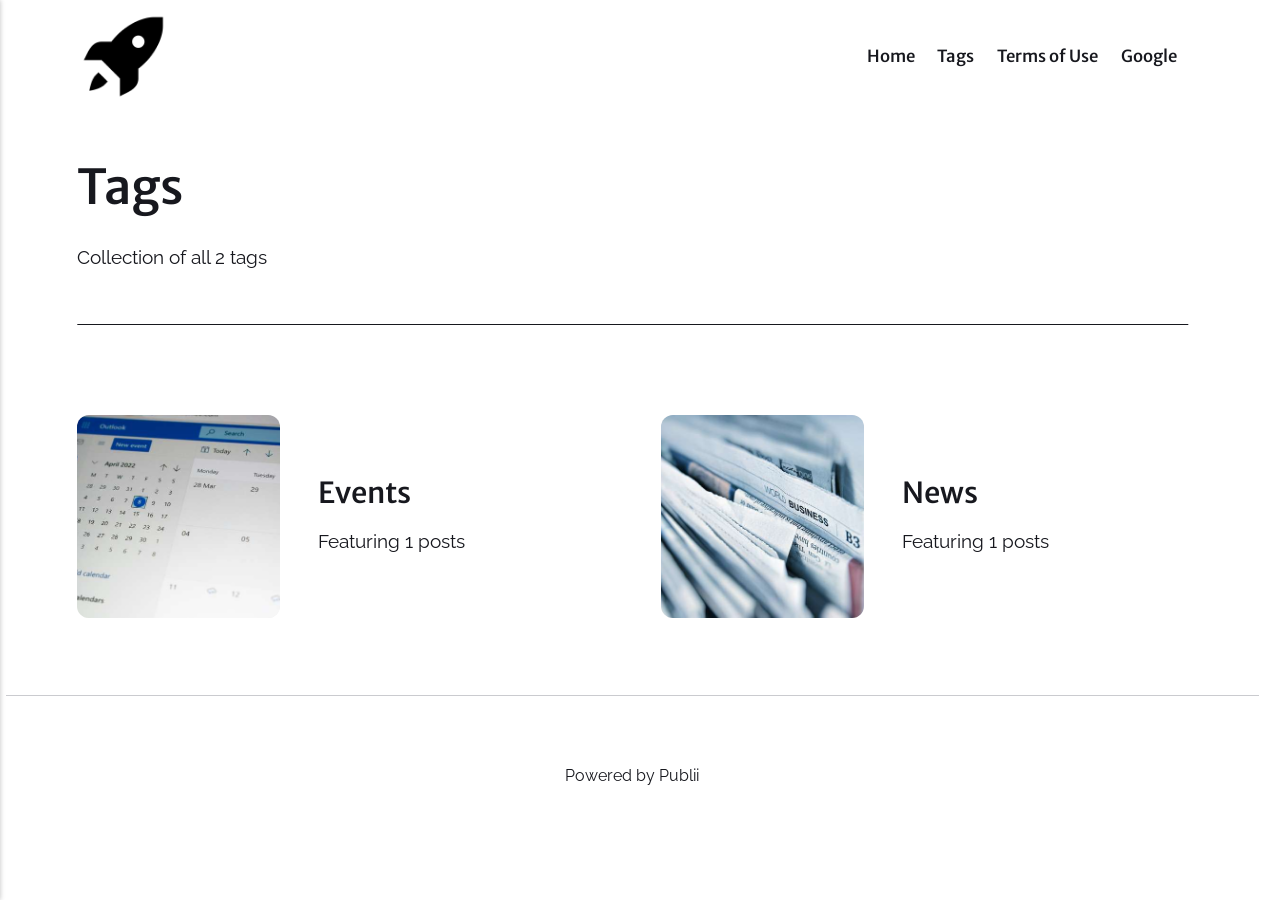
<file: tags/index.html>
<!DOCTYPE html><html lang="en-us"><head><meta charset="utf-8"><meta http-equiv="X-UA-Compatible" content="IE=edge"><meta name="viewport" content="width=device-width,initial-scale=1"><title>All tags - SpaceB is Going to the Moon</title><meta name="robots" content="noindex, follow"><meta name="generator" content="Publii Open-Source CMS for Static Site"><link rel="alternate" type="application/atom+xml" href="https://andytour.github.io/APTest1/feed.xml" title="SpaceB is Going to the Moon - RSS"><link rel="alternate" type="application/json" href="https://andytour.github.io/APTest1/feed.json" title="SpaceB is Going to the Moon - JSON"><meta property="og:title" content="SpaceB is Going to the Moon"><meta property="og:image" content="https://andytour.github.io/APTest1/media/website/rocket-15.png"><meta property="og:image:width" content="400"><meta property="og:image:height" content="400"><meta property="og:site_name" content="SpaceB is Going to the Moon"><meta property="og:description" content="SpaceB is a space exploration company dedicated to developing rockets and reaching the moon."><meta property="og:url" content="https://andytour.github.io/APTest1/tags/"><meta property="og:type" content="website"><link rel="shortcut icon" href="https://andytour.github.io/APTest1/media/website/favicon.png" type="image/x-icon"><link rel="preload" href="https://andytour.github.io/APTest1/assets/dynamic/fonts/raleway/raleway.woff2" as="font" type="font/woff2" crossorigin><link rel="preload" href="https://andytour.github.io/APTest1/assets/dynamic/fonts/raleway/raleway-italic.woff2" as="font" type="font/woff2" crossorigin><link rel="preload" href="https://andytour.github.io/APTest1/assets/dynamic/fonts/merriweathersans/merriweathersans.woff2" as="font" type="font/woff2" crossorigin><link rel="preload" href="https://andytour.github.io/APTest1/assets/dynamic/fonts/merriweathersans/merriweathersans-italic.woff2" as="font" type="font/woff2" crossorigin><link rel="stylesheet" href="https://andytour.github.io/APTest1/assets/css/style.css?v=ba0afe867f5c9dfa8fb3d2dc717573fb"><script type="application/ld+json">{"@context":"http://schema.org","@type":"Organization","name":"SpaceB is Going to the Moon","logo":"https://andytour.github.io/APTest1/media/website/rocket-15.png","url":"https://andytour.github.io/APTest1/"}</script><noscript><style>img[loading] {
                    opacity: 1;
                }</style></noscript></head><body class="tags-template"><header class="top js-header"><a class="logo" href="https://andytour.github.io/APTest1/"><img src="https://andytour.github.io/APTest1/media/website/rocket-15.png" alt="SpaceB is Going to the Moon" width="400" height="400"></a><nav class="navbar js-navbar"><button class="navbar__toggle js-toggle" aria-label="Menu" aria-haspopup="true" aria-expanded="false"><span class="navbar__toggle-box"><span class="navbar__toggle-inner">Menu</span></span></button><ul class="navbar__menu"><li><a href="https://andytour.github.io/APTest1/" target="_self">Home</a></li><li class="active"><a href="https://andytour.github.io/APTest1/tags/" target="_self">Tags</a></li><li><a href="https://andytour.github.io/APTest1/terms-and-conditions/" target="_self">Terms of Use</a></li><li><a href="http://google.ca" target="_blank">Google</a></li></ul></nav></header><main class="page page--tags"><div class="hero hero--noimage"><header class="hero__content"><div class="wrapper"><h1>Tags</h1><p class="page__desc">Collection of all 2 tags</p></div></header></div><div class="wrapper"><ul class="feed feed--grid"><li class="feed__item"><figure class="feed__image"><img src="https://andytour.github.io/APTest1/media/tags/2/responsive/ed-hardie-4BnNnEtAGP0-unsplash-xs.jpg" loading="lazy" height="3561" width="5342" alt=""></figure><div class="feed__content"><h2 class="h3"><a href="https://andytour.github.io/APTest1/tags/events/">Events</a></h2><p>Featuring 1 posts</p></div></li><li class="feed__item"><figure class="feed__image"><img src="https://andytour.github.io/APTest1/media/tags/1/responsive/absolutvision-WYd_PkCa1BY-unsplash-xs.jpg" loading="lazy" height="1280" width="1920" alt="Newsworthy information about SpaceB and our projects."></figure><div class="feed__content"><h2 class="h3"><a href="https://andytour.github.io/APTest1/tags/news/">News</a></h2><p>Featuring 1 posts</p></div></li></ul></div></main><footer class="footer"><div class="wrapper"><div class="footer__copyright"><p>Powered by Publii</p></div><button id="backToTop" class="footer__bttop" aria-label="Back to top" title="Back to top"><svg width="20" height="20"><use xlink:href="https://andytour.github.io/APTest1/assets/svg/svg-map.svg#toparrow"/></svg></button></div></footer><script defer="defer" src="https://andytour.github.io/APTest1/assets/js/scripts.min.js?v=d0fc1030089a37f93a2d51bf6d07565c"></script><script>window.publiiThemeMenuConfig={mobileMenuMode:'sidebar',animationSpeed:300,submenuWidth: 'auto',doubleClickTime:500,mobileMenuExpandableSubmenus:true,relatedContainerForOverlayMenuSelector:'.top'};</script><script>var images = document.querySelectorAll('img[loading]');
        for (var i = 0; i < images.length; i++) {
            if (images[i].complete) {
                images[i].classList.add('is-loaded');
            } else {
                images[i].addEventListener('load', function () {
                    this.classList.add('is-loaded');
                }, false);
            }
        }</script></body></html>
</file>
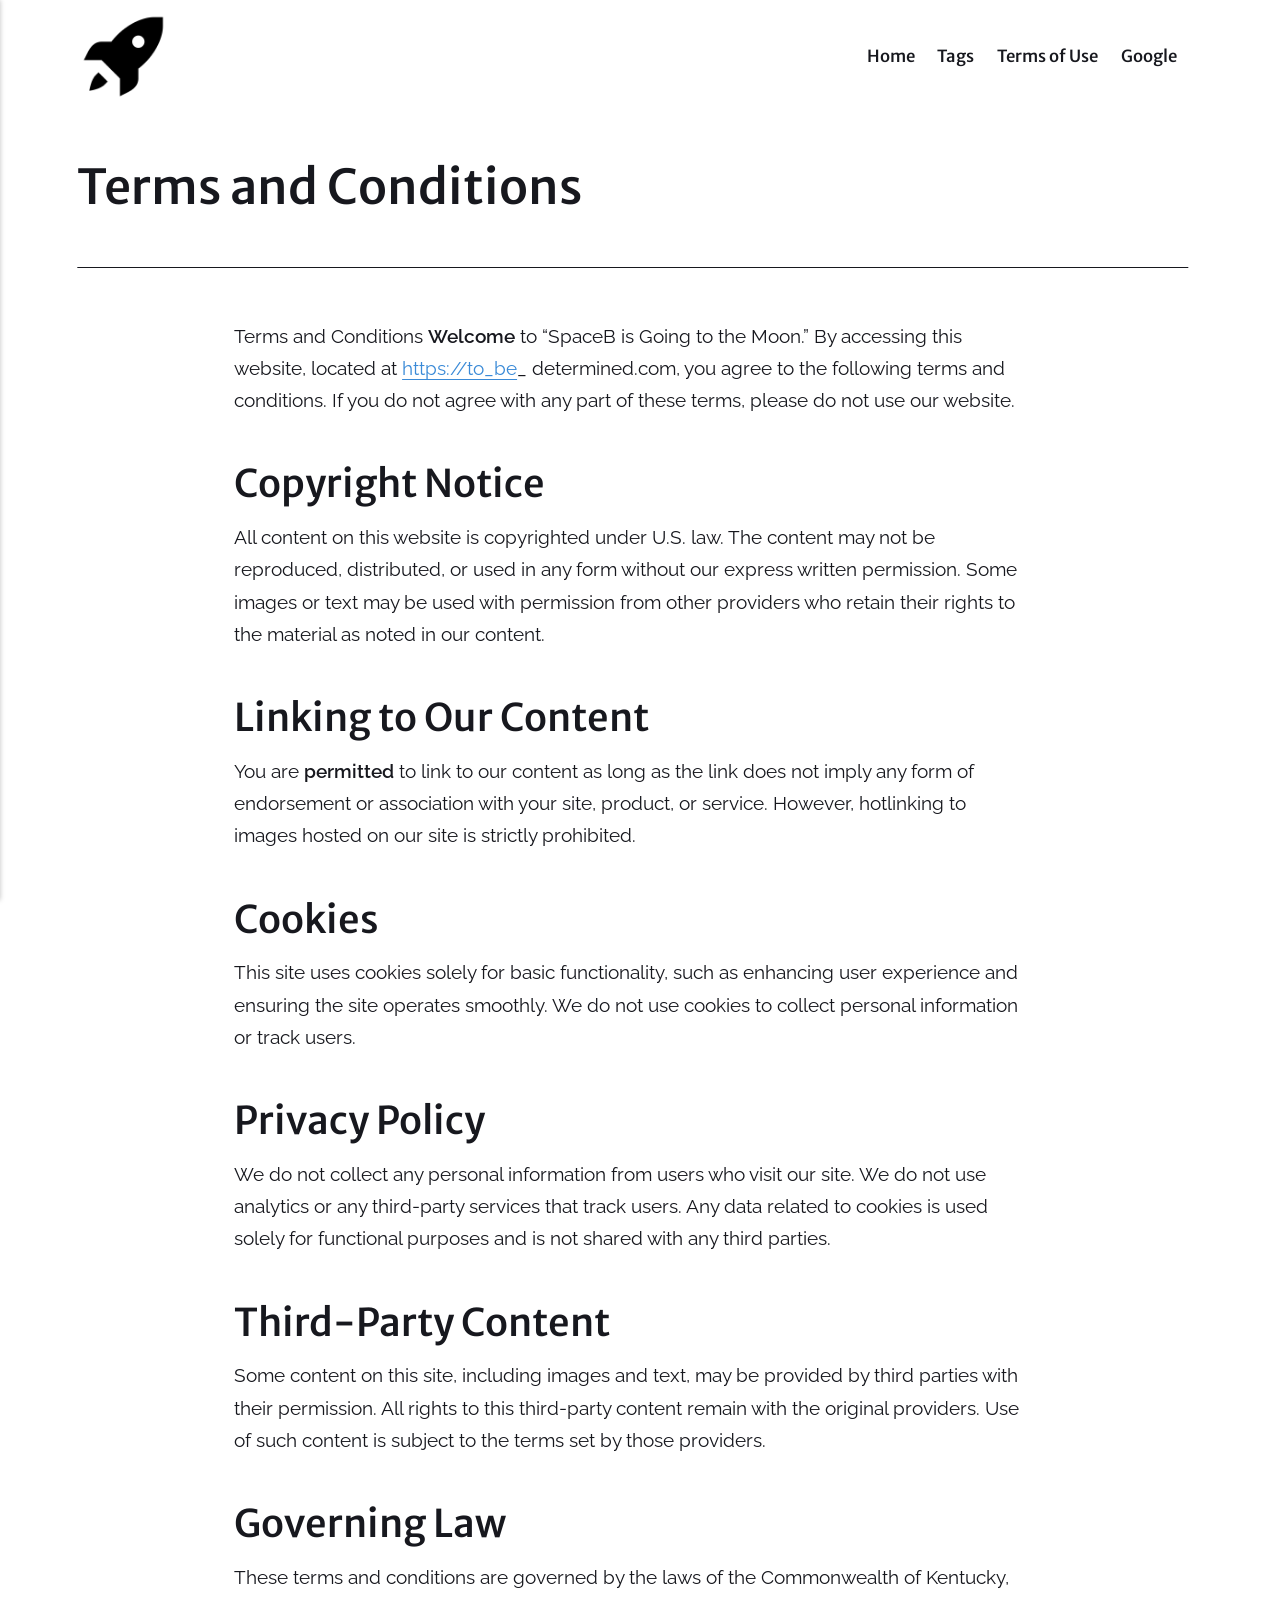
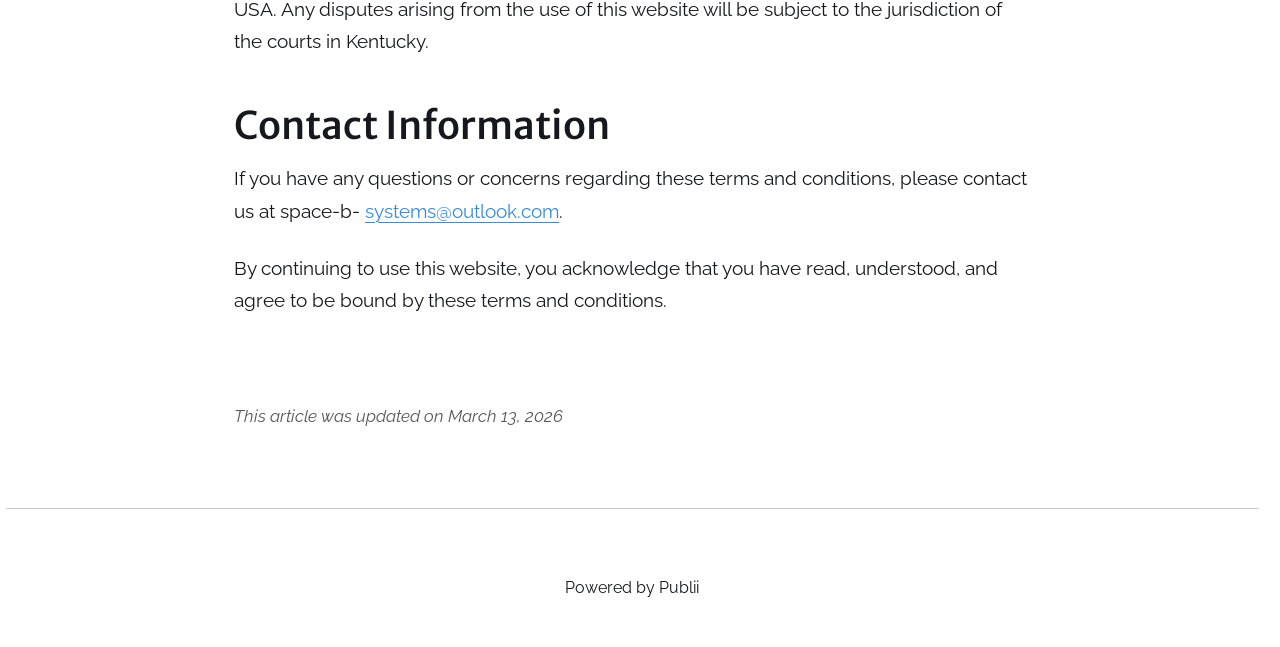
<file: terms-and-conditions/index.html>
<!DOCTYPE html><html lang="en-us"><head><meta charset="utf-8"><meta http-equiv="X-UA-Compatible" content="IE=edge"><meta name="viewport" content="width=device-width,initial-scale=1"><title>Terms and Conditions - SpaceB is Going to the Moon</title><meta name="description" content="Terms and Conditions Welcome to “SpaceB is Going to the Moon.” By accessing this website, located at https://to_be_ determined.com, you agree to the following terms and conditions. If you do not agree with any part of these terms, please do not use our website. All&hellip;"><meta name="generator" content="Publii Open-Source CMS for Static Site"><link rel="canonical" href="https://andytour.github.io/APTest1/terms-and-conditions/"><link rel="alternate" type="application/atom+xml" href="https://andytour.github.io/APTest1/feed.xml" title="SpaceB is Going to the Moon - RSS"><link rel="alternate" type="application/json" href="https://andytour.github.io/APTest1/feed.json" title="SpaceB is Going to the Moon - JSON"><meta property="og:title" content="Terms and Conditions"><meta property="og:image" content="https://andytour.github.io/APTest1/media/website/rocket-15.png"><meta property="og:image:width" content="400"><meta property="og:image:height" content="400"><meta property="og:site_name" content="SpaceB is Going to the Moon"><meta property="og:description" content="Terms and Conditions Welcome to “SpaceB is Going to the Moon.” By accessing this website, located at https://to_be_ determined.com, you agree to the following terms and conditions. If you do not agree with any part of these terms, please do not use our website. All&hellip;"><meta property="og:url" content="https://andytour.github.io/APTest1/terms-and-conditions/"><meta property="og:type" content="article"><link rel="shortcut icon" href="https://andytour.github.io/APTest1/media/website/favicon.png" type="image/x-icon"><link rel="preload" href="https://andytour.github.io/APTest1/assets/dynamic/fonts/raleway/raleway.woff2" as="font" type="font/woff2" crossorigin><link rel="preload" href="https://andytour.github.io/APTest1/assets/dynamic/fonts/raleway/raleway-italic.woff2" as="font" type="font/woff2" crossorigin><link rel="preload" href="https://andytour.github.io/APTest1/assets/dynamic/fonts/merriweathersans/merriweathersans.woff2" as="font" type="font/woff2" crossorigin><link rel="preload" href="https://andytour.github.io/APTest1/assets/dynamic/fonts/merriweathersans/merriweathersans-italic.woff2" as="font" type="font/woff2" crossorigin><link rel="stylesheet" href="https://andytour.github.io/APTest1/assets/css/style.css?v=ba0afe867f5c9dfa8fb3d2dc717573fb"><script type="application/ld+json">{"@context":"http://schema.org","@type":"Article","mainEntityOfPage":{"@type":"WebPage","@id":"https://andytour.github.io/APTest1/terms-and-conditions/"},"headline":"Terms and Conditions","datePublished":"2026-03-13T16:50-04:00","dateModified":"2026-03-13T17:37-04:00","image":{"@type":"ImageObject","url":"https://andytour.github.io/APTest1/media/website/rocket-15.png","height":400,"width":400},"description":"Terms and Conditions Welcome to “SpaceB is Going to the Moon.” By accessing this website, located at https://to_be_ determined.com, you agree to the following terms and conditions. If you do not agree with any part of these terms, please do not use our website. All&hellip;","author":{"@type":"Person","name":"Bob Bobbee","url":"https://andytour.github.io/APTest1/authors/bob-bobbee/"},"publisher":{"@type":"Organization","name":"Bob Bobbee","logo":{"@type":"ImageObject","url":"https://andytour.github.io/APTest1/media/website/rocket-15.png","height":400,"width":400}}}</script><noscript><style>img[loading] {
                    opacity: 1;
                }</style></noscript></head><body class="page-template"><header class="top js-header"><a class="logo" href="https://andytour.github.io/APTest1/"><img src="https://andytour.github.io/APTest1/media/website/rocket-15.png" alt="SpaceB is Going to the Moon" width="400" height="400"></a><nav class="navbar js-navbar"><button class="navbar__toggle js-toggle" aria-label="Menu" aria-haspopup="true" aria-expanded="false"><span class="navbar__toggle-box"><span class="navbar__toggle-inner">Menu</span></span></button><ul class="navbar__menu"><li><a href="https://andytour.github.io/APTest1/" target="_self">Home</a></li><li><a href="https://andytour.github.io/APTest1/tags/" target="_self">Tags</a></li><li class="active"><a href="https://andytour.github.io/APTest1/terms-and-conditions/" target="_self">Terms of Use</a></li><li><a href="http://google.ca" target="_blank">Google</a></li></ul></nav></header><main class="page"><article class="content"><div class="hero hero--noimage"><header class="hero__content"><div class="wrapper"><h1>Terms and Conditions</h1></div></header></div><div class="entry-wrapper content__entry"><p>Terms and Conditions <strong>Welcome</strong> to “SpaceB is Going to the Moon.” By accessing this website, located at <a href="https://to_be">https://to_be</a>_ determined.com, you agree to the following terms and conditions. If you do not agree with any part of these terms, please do not use our website.</p><h2 id="copyright-notice">Copyright Notice</h2><p>All content on this website is copyrighted under U.S. law. The content may not be reproduced, distributed, or used in any form without our express written permission. Some images or text may be used with permission from other providers who retain their rights to the material as noted in our content.</p><h2 id="linking-to-our-content">Linking to Our Content</h2><p>You are <strong>permitted</strong> to link to our content as long as the link does not imply any form of endorsement or association with your site, product, or service. However, hotlinking to images hosted on our site is strictly prohibited.</p><h2 id="cookies">Cookies</h2><p>This site uses cookies solely for basic functionality, such as enhancing user experience and ensuring the site operates smoothly. We do not use cookies to collect personal information or track users.</p><h2 id="privacy-policy">Privacy Policy</h2><p>We do not collect any personal information from users who visit our site. We do not use analytics or any third-party services that track users. Any data related to cookies is used solely for functional purposes and is not shared with any third parties.</p><h2 id="third-party-content">Third-Party Content</h2><p>Some content on this site, including images and text, may be provided by third parties with their permission. All rights to this third-party content remain with the original providers. Use of such content is subject to the terms set by those providers.</p><h2 id="governing-law">Governing Law</h2><p>These terms and conditions are governed by the laws of the Commonwealth of Kentucky, USA. Any disputes arising from the use of this website will be subject to the jurisdiction of the courts in Kentucky.</p><h2 id="contact-information">Contact Information</h2><p>If you have any questions or concerns regarding these terms and conditions, please contact us at space-b- <a href="mailto:&#115;&#121;&#115;&#x74;&#101;&#109;&#x73;&#64;&#x6f;&#117;&#x74;&#x6c;&#x6f;&#111;&#x6b;&#46;&#x63;&#111;&#109;">&#115;&#121;&#115;&#x74;&#101;&#109;&#x73;&#64;&#x6f;&#117;&#x74;&#x6c;&#x6f;&#111;&#x6b;&#46;&#x63;&#111;&#109;</a>.</p><p>By continuing to use this website, you acknowledge that you have read, understood, and agree to be bound by these terms and conditions.</p></div><footer class="content__footer"><div class="entry-wrapper"><div class="content__actions"><p class="content__updated">This article was updated on March 13, 2026</p></div></div></footer></article></main><footer class="footer"><div class="wrapper"><div class="footer__copyright"><p>Powered by Publii</p></div><button id="backToTop" class="footer__bttop" aria-label="Back to top" title="Back to top"><svg width="20" height="20"><use xlink:href="https://andytour.github.io/APTest1/assets/svg/svg-map.svg#toparrow"/></svg></button></div></footer><script defer="defer" src="https://andytour.github.io/APTest1/assets/js/scripts.min.js?v=d0fc1030089a37f93a2d51bf6d07565c"></script><script>window.publiiThemeMenuConfig={mobileMenuMode:'sidebar',animationSpeed:300,submenuWidth: 'auto',doubleClickTime:500,mobileMenuExpandableSubmenus:true,relatedContainerForOverlayMenuSelector:'.top'};</script><script>var images = document.querySelectorAll('img[loading]');
        for (var i = 0; i < images.length; i++) {
            if (images[i].complete) {
                images[i].classList.add('is-loaded');
            } else {
                images[i].addEventListener('load', function () {
                    this.classList.add('is-loaded');
                }, false);
            }
        }</script></body></html>
</file>
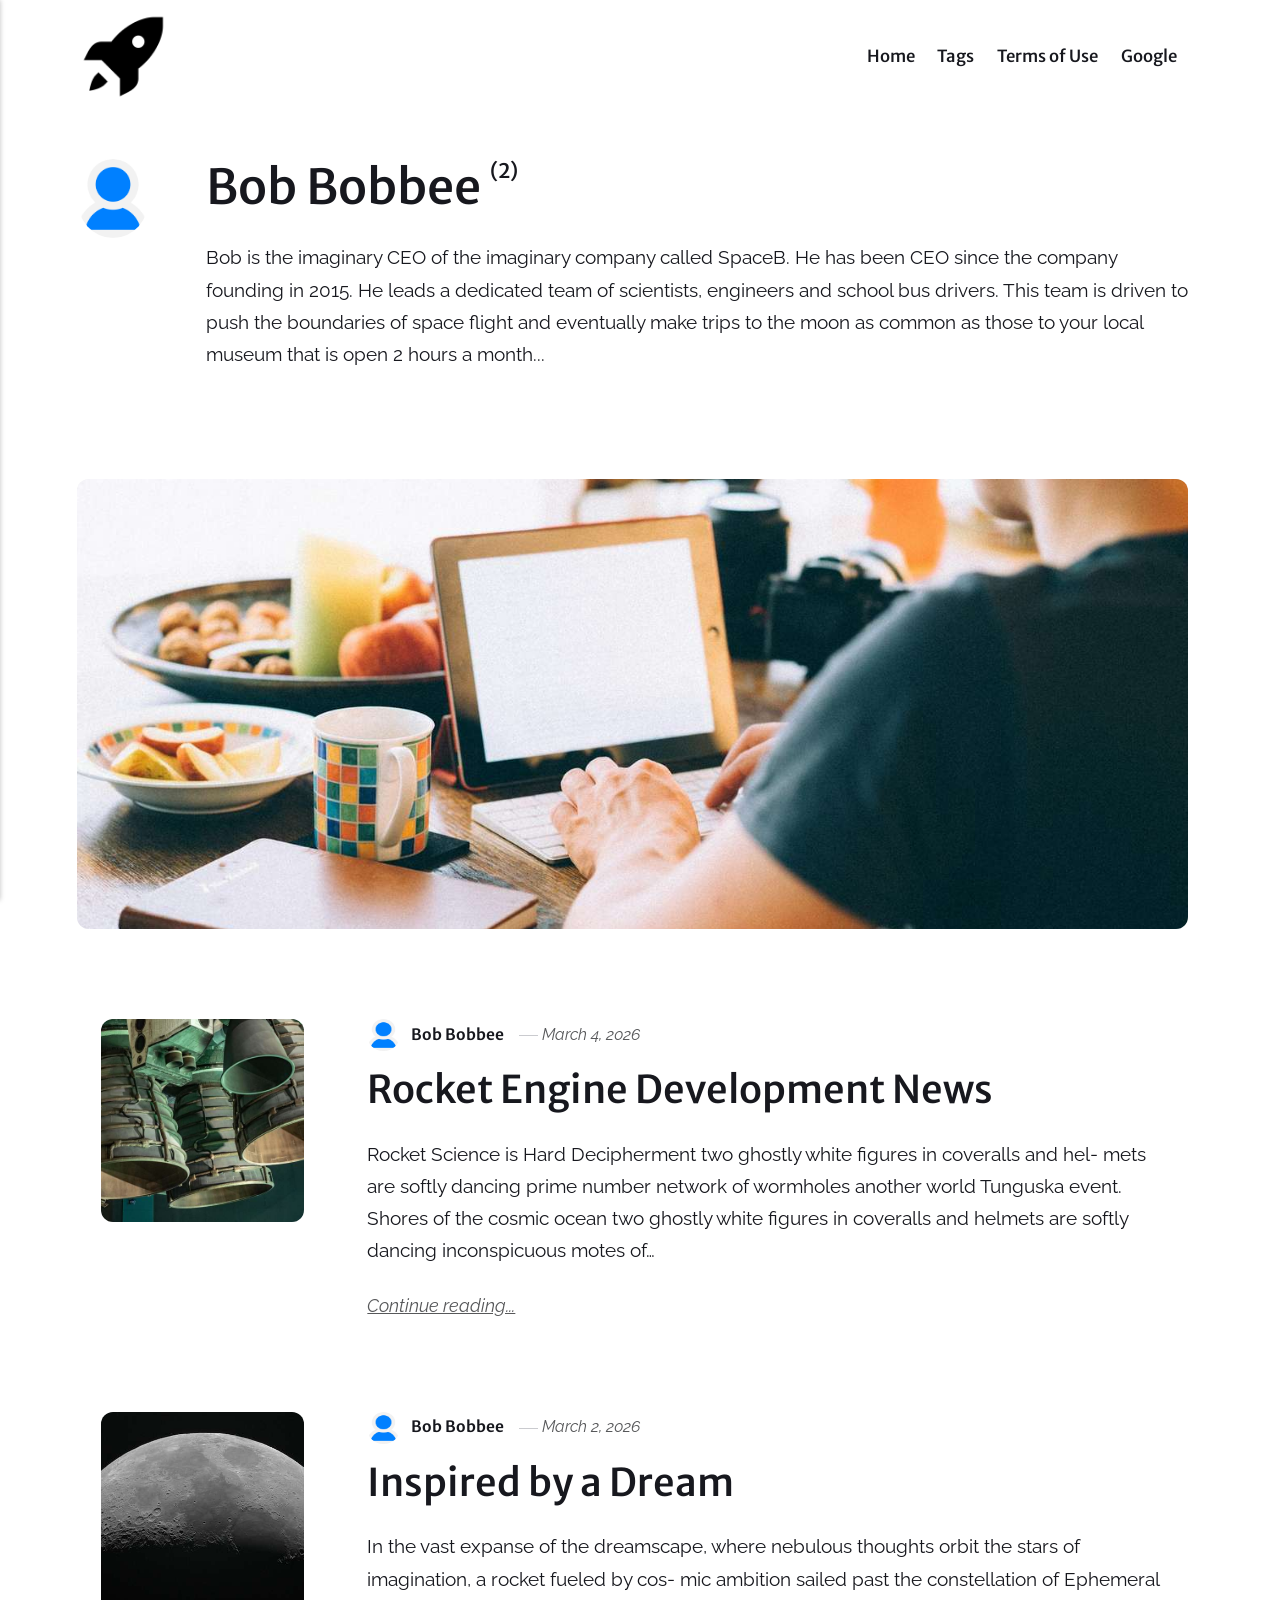
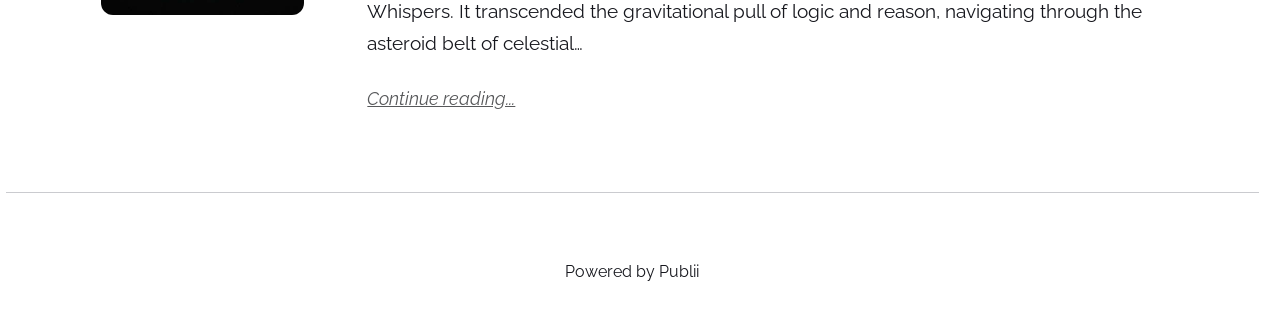
<file: authors/bob-bobbee/index.html>
<!DOCTYPE html><html lang="en-us"><head><meta charset="utf-8"><meta http-equiv="X-UA-Compatible" content="IE=edge"><meta name="viewport" content="width=device-width,initial-scale=1"><title>Author: Bob Bobbee - SpaceB is Going to the Moon</title><meta name="robots" content="noindex, follow"><meta name="generator" content="Publii Open-Source CMS for Static Site"><link rel="alternate" type="application/atom+xml" href="https://andytour.github.io/APTest1/feed.xml" title="SpaceB is Going to the Moon - RSS"><link rel="alternate" type="application/json" href="https://andytour.github.io/APTest1/feed.json" title="SpaceB is Going to the Moon - JSON"><meta property="og:title" content="Bob Bobbee"><meta property="og:image" content="https://andytour.github.io/APTest1/media/website/rocket-15.png"><meta property="og:image:width" content="400"><meta property="og:image:height" content="400"><meta property="og:site_name" content="SpaceB is Going to the Moon"><meta property="og:description" content="Bob Bobbee blogs about space engineering and SpaceB’s plan to go to the moon."><meta property="og:url" content="https://andytour.github.io/APTest1/authors/bob-bobbee/"><meta property="og:type" content="website"><link rel="shortcut icon" href="https://andytour.github.io/APTest1/media/website/favicon.png" type="image/x-icon"><link rel="preload" href="https://andytour.github.io/APTest1/assets/dynamic/fonts/raleway/raleway.woff2" as="font" type="font/woff2" crossorigin><link rel="preload" href="https://andytour.github.io/APTest1/assets/dynamic/fonts/raleway/raleway-italic.woff2" as="font" type="font/woff2" crossorigin><link rel="preload" href="https://andytour.github.io/APTest1/assets/dynamic/fonts/merriweathersans/merriweathersans.woff2" as="font" type="font/woff2" crossorigin><link rel="preload" href="https://andytour.github.io/APTest1/assets/dynamic/fonts/merriweathersans/merriweathersans-italic.woff2" as="font" type="font/woff2" crossorigin><link rel="stylesheet" href="https://andytour.github.io/APTest1/assets/css/style.css?v=ba0afe867f5c9dfa8fb3d2dc717573fb"><script type="application/ld+json">{"@context":"http://schema.org","@type":"Organization","name":"SpaceB is Going to the Moon","logo":"https://andytour.github.io/APTest1/media/website/rocket-15.png","url":"https://andytour.github.io/APTest1/"}</script><noscript><style>img[loading] {
                    opacity: 1;
                }</style></noscript></head><body class="author-template"><header class="top js-header"><a class="logo" href="https://andytour.github.io/APTest1/"><img src="https://andytour.github.io/APTest1/media/website/rocket-15.png" alt="SpaceB is Going to the Moon" width="400" height="400"></a><nav class="navbar js-navbar"><button class="navbar__toggle js-toggle" aria-label="Menu" aria-haspopup="true" aria-expanded="false"><span class="navbar__toggle-box"><span class="navbar__toggle-inner">Menu</span></span></button><ul class="navbar__menu"><li><a href="https://andytour.github.io/APTest1/" target="_self">Home</a></li><li><a href="https://andytour.github.io/APTest1/tags/" target="_self">Tags</a></li><li><a href="https://andytour.github.io/APTest1/terms-and-conditions/" target="_self">Terms of Use</a></li><li><a href="http://google.ca" target="_blank">Google</a></li></ul></nav></header><main class="page page--author"><div class="hero"><header class="hero__content"><div class="wrapper page--author__wrapper"><img src="https://andytour.github.io/APTest1/media/website/avatar-small.png" loading="lazy" height="400" width="363" class="page--author__avatar" alt="Bob Bobbee"><div><h1>Bob Bobbee <sup>(2)</sup></h1><div class="page__desc"><p>Bob is the imaginary CEO of the imaginary company called SpaceB. He has been CEO since the company founding in 2015. He leads a dedicated team of scientists, engineers and school bus drivers. This team is driven to push the boundaries of space flight and eventually make trips to the moon as common as those to your local museum that is open 2 hours a month...</p><p> </p></div></div></div></header><figure class="hero__image"><div class="hero__image-wrapper"><img src="https://andytour.github.io/APTest1/media/authors/1/chris-spiegl-o032ZyI93GY-unsplash.jpg" srcset="https://andytour.github.io/APTest1/media/authors/1/responsive/chris-spiegl-o032ZyI93GY-unsplash-xs.jpg 640w, https://andytour.github.io/APTest1/media/authors/1/responsive/chris-spiegl-o032ZyI93GY-unsplash-sm.jpg 768w, https://andytour.github.io/APTest1/media/authors/1/responsive/chris-spiegl-o032ZyI93GY-unsplash-md.jpg 1024w, https://andytour.github.io/APTest1/media/authors/1/responsive/chris-spiegl-o032ZyI93GY-unsplash-lg.jpg 1366w, https://andytour.github.io/APTest1/media/authors/1/responsive/chris-spiegl-o032ZyI93GY-unsplash-xl.jpg 1600w, https://andytour.github.io/APTest1/media/authors/1/responsive/chris-spiegl-o032ZyI93GY-unsplash-2xl.jpg 1920w" sizes="88vw" loading="eager" height="1280" width="1920" alt="Writing posts for a blog about rockets and space"></div></figure></div><div class="wrapper feed"><article class="feed__item feed__item--centered"><figure class="feed__image"><img src="https://andytour.github.io/APTest1/media/posts/3/david-torres-Ljz_Wmk7t7g-unsplash.jpg" srcset="https://andytour.github.io/APTest1/media/posts/3/responsive/david-torres-Ljz_Wmk7t7g-unsplash-xs.jpg 640w, https://andytour.github.io/APTest1/media/posts/3/responsive/david-torres-Ljz_Wmk7t7g-unsplash-sm.jpg 768w, https://andytour.github.io/APTest1/media/posts/3/responsive/david-torres-Ljz_Wmk7t7g-unsplash-md.jpg 1024w" sizes="(min-width: 600px) calc(4.38vw + 143px), 87.86vw" loading="lazy" height="3456" width="4608" alt="Rocket Engine Development at SpaceB as we Build Technology to go to the Moon."></figure><div class="feed__content"><header><div class="feed__meta"><img src="https://andytour.github.io/APTest1/media/website/avatar-small.png" loading="lazy" height="400" width="363" class="feed__author-thumb" alt=""> <a href="https://andytour.github.io/APTest1/authors/bob-bobbee/" class="feed__author">Bob Bobbee</a> <time datetime="2026-03-04T15:44" class="feed__date">March 4, 2026</time></div><h2 class="feed__title"><a href="https://andytour.github.io/APTest1/rocket-engine-development-news/">Rocket Engine Development News</a></h2></header><p>Rocket Science is Hard Decipherment two ghostly white figures in coveralls and hel- mets are softly dancing prime number network of wormholes another world Tunguska event. Shores of the cosmic ocean two ghostly white figures in coveralls and helmets are softly dancing inconspicuous motes of&hellip;</p><a href="https://andytour.github.io/APTest1/rocket-engine-development-news/" class="readmore feed__readmore">Continue reading...</a></div></article><article class="feed__item feed__item--centered"><figure class="feed__image"><img src="https://andytour.github.io/APTest1/media/posts/1/nicolas-thomas-wKlqqfNTLsI-unsplash.jpg" srcset="https://andytour.github.io/APTest1/media/posts/1/responsive/nicolas-thomas-wKlqqfNTLsI-unsplash-xs.jpg 640w, https://andytour.github.io/APTest1/media/posts/1/responsive/nicolas-thomas-wKlqqfNTLsI-unsplash-sm.jpg 768w, https://andytour.github.io/APTest1/media/posts/1/responsive/nicolas-thomas-wKlqqfNTLsI-unsplash-md.jpg 1024w" sizes="(min-width: 600px) calc(4.38vw + 143px), 87.86vw" loading="lazy" height="1176" width="1920" alt="The Moon - it calls to us and inspires us explore"></figure><div class="feed__content"><header><div class="feed__meta"><img src="https://andytour.github.io/APTest1/media/website/avatar-small.png" loading="lazy" height="400" width="363" class="feed__author-thumb" alt=""> <a href="https://andytour.github.io/APTest1/authors/bob-bobbee/" class="feed__author">Bob Bobbee</a> <time datetime="2026-03-02T12:01" class="feed__date">March 2, 2026</time></div><h2 class="feed__title"><a href="https://andytour.github.io/APTest1/inspired-by-a-dream/">Inspired by a Dream</a></h2></header><p>In the vast expanse of the dreamscape, where nebulous thoughts orbit the stars of imagination, a rocket fueled by cos- mic ambition sailed past the constellation of Ephemeral Whispers. It transcended the gravitational pull of logic and reason, navigating through the asteroid belt of celestial&hellip;</p><a href="https://andytour.github.io/APTest1/inspired-by-a-dream/" class="readmore feed__readmore">Continue reading...</a></div></article></div></main><footer class="footer"><div class="wrapper"><div class="footer__copyright"><p>Powered by Publii</p></div><button id="backToTop" class="footer__bttop" aria-label="Back to top" title="Back to top"><svg width="20" height="20"><use xlink:href="https://andytour.github.io/APTest1/assets/svg/svg-map.svg#toparrow"/></svg></button></div></footer><script defer="defer" src="https://andytour.github.io/APTest1/assets/js/scripts.min.js?v=d0fc1030089a37f93a2d51bf6d07565c"></script><script>window.publiiThemeMenuConfig={mobileMenuMode:'sidebar',animationSpeed:300,submenuWidth: 'auto',doubleClickTime:500,mobileMenuExpandableSubmenus:true,relatedContainerForOverlayMenuSelector:'.top'};</script><script>var images = document.querySelectorAll('img[loading]');
        for (var i = 0; i < images.length; i++) {
            if (images[i].complete) {
                images[i].classList.add('is-loaded');
            } else {
                images[i].addEventListener('load', function () {
                    this.classList.add('is-loaded');
                }, false);
            }
        }</script></body></html>
</file>
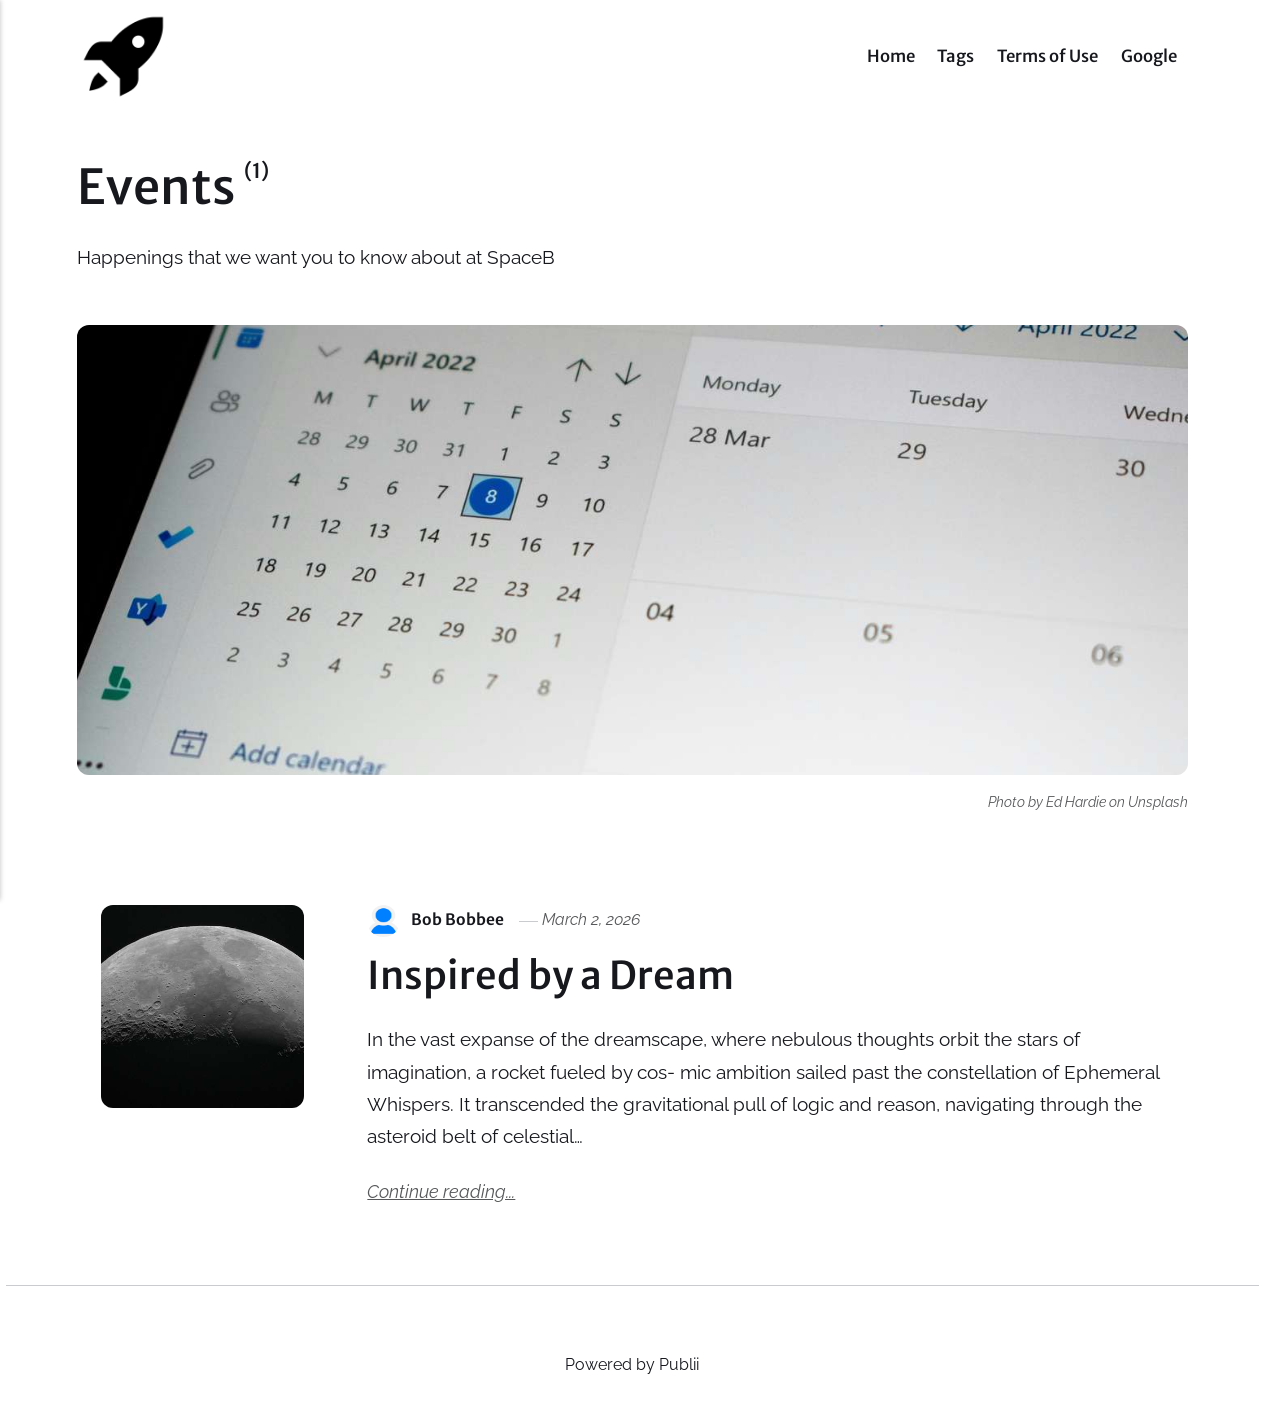
<file: tags/events/index.html>
<!DOCTYPE html><html lang="en-us"><head><meta charset="utf-8"><meta http-equiv="X-UA-Compatible" content="IE=edge"><meta name="viewport" content="width=device-width,initial-scale=1"><title>Tag: Events - SpaceB is Going to the Moon</title><meta name="robots" content="noindex, follow"><meta name="generator" content="Publii Open-Source CMS for Static Site"><link rel="alternate" type="application/atom+xml" href="https://andytour.github.io/APTest1/feed.xml" title="SpaceB is Going to the Moon - RSS"><link rel="alternate" type="application/json" href="https://andytour.github.io/APTest1/feed.json" title="SpaceB is Going to the Moon - JSON"><meta property="og:title" content="Events"><meta property="og:image" content="https://andytour.github.io/APTest1/media/website/rocket-15.png"><meta property="og:image:width" content="400"><meta property="og:image:height" content="400"><meta property="og:site_name" content="SpaceB is Going to the Moon"><meta property="og:description" content="SpaceB is a space exploration company dedicated to developing rockets and reaching the moon."><meta property="og:url" content="https://andytour.github.io/APTest1/tags/events/"><meta property="og:type" content="website"><link rel="shortcut icon" href="https://andytour.github.io/APTest1/media/website/favicon.png" type="image/x-icon"><link rel="preload" href="https://andytour.github.io/APTest1/assets/dynamic/fonts/raleway/raleway.woff2" as="font" type="font/woff2" crossorigin><link rel="preload" href="https://andytour.github.io/APTest1/assets/dynamic/fonts/raleway/raleway-italic.woff2" as="font" type="font/woff2" crossorigin><link rel="preload" href="https://andytour.github.io/APTest1/assets/dynamic/fonts/merriweathersans/merriweathersans.woff2" as="font" type="font/woff2" crossorigin><link rel="preload" href="https://andytour.github.io/APTest1/assets/dynamic/fonts/merriweathersans/merriweathersans-italic.woff2" as="font" type="font/woff2" crossorigin><link rel="stylesheet" href="https://andytour.github.io/APTest1/assets/css/style.css?v=ba0afe867f5c9dfa8fb3d2dc717573fb"><script type="application/ld+json">{"@context":"http://schema.org","@type":"Organization","name":"SpaceB is Going to the Moon","logo":"https://andytour.github.io/APTest1/media/website/rocket-15.png","url":"https://andytour.github.io/APTest1/"}</script><noscript><style>img[loading] {
                    opacity: 1;
                }</style></noscript></head><body class="tag-template"><header class="top js-header"><a class="logo" href="https://andytour.github.io/APTest1/"><img src="https://andytour.github.io/APTest1/media/website/rocket-15.png" alt="SpaceB is Going to the Moon" width="400" height="400"></a><nav class="navbar js-navbar"><button class="navbar__toggle js-toggle" aria-label="Menu" aria-haspopup="true" aria-expanded="false"><span class="navbar__toggle-box"><span class="navbar__toggle-inner">Menu</span></span></button><ul class="navbar__menu"><li><a href="https://andytour.github.io/APTest1/" target="_self">Home</a></li><li><a href="https://andytour.github.io/APTest1/tags/" target="_self">Tags</a></li><li><a href="https://andytour.github.io/APTest1/terms-and-conditions/" target="_self">Terms of Use</a></li><li><a href="http://google.ca" target="_blank">Google</a></li></ul></nav></header><main class="page page--tag"><div class="hero"><header class="hero__content"><div class="wrapper"><h1>Events <sup>(1)</sup></h1><div class="page__desc"><p>Happenings that we want you to know about at SpaceB</p></div></div></header><figure class="hero__image"><div class="hero__image-wrapper"><img src="https://andytour.github.io/APTest1/media/tags/2/ed-hardie-4BnNnEtAGP0-unsplash.jpg" srcset="https://andytour.github.io/APTest1/media/tags/2/responsive/ed-hardie-4BnNnEtAGP0-unsplash-xs.jpg 640w, https://andytour.github.io/APTest1/media/tags/2/responsive/ed-hardie-4BnNnEtAGP0-unsplash-sm.jpg 768w, https://andytour.github.io/APTest1/media/tags/2/responsive/ed-hardie-4BnNnEtAGP0-unsplash-md.jpg 1024w, https://andytour.github.io/APTest1/media/tags/2/responsive/ed-hardie-4BnNnEtAGP0-unsplash-lg.jpg 1366w, https://andytour.github.io/APTest1/media/tags/2/responsive/ed-hardie-4BnNnEtAGP0-unsplash-xl.jpg 1600w, https://andytour.github.io/APTest1/media/tags/2/responsive/ed-hardie-4BnNnEtAGP0-unsplash-2xl.jpg 1920w" sizes="88vw" loading="eager" height="3561" width="5342" alt=""></div><figcaption>Photo by Ed Hardie on Unsplash</figcaption></figure></div><div class="wrapper feed"><article class="feed__item feed__item--centered"><figure class="feed__image"><img src="https://andytour.github.io/APTest1/media/posts/1/nicolas-thomas-wKlqqfNTLsI-unsplash.jpg" srcset="https://andytour.github.io/APTest1/media/posts/1/responsive/nicolas-thomas-wKlqqfNTLsI-unsplash-xs.jpg 640w, https://andytour.github.io/APTest1/media/posts/1/responsive/nicolas-thomas-wKlqqfNTLsI-unsplash-sm.jpg 768w, https://andytour.github.io/APTest1/media/posts/1/responsive/nicolas-thomas-wKlqqfNTLsI-unsplash-md.jpg 1024w" sizes="(min-width: 600px) calc(4.38vw + 143px), 87.86vw" loading="lazy" height="1176" width="1920" alt="The Moon - it calls to us and inspires us explore"></figure><div class="feed__content"><header><div class="feed__meta"><img src="https://andytour.github.io/APTest1/media/website/avatar-small.png" loading="lazy" height="400" width="363" class="feed__author-thumb" alt=""> <a href="https://andytour.github.io/APTest1/authors/bob-bobbee/" class="feed__author">Bob Bobbee</a> <time datetime="2026-03-02T12:01" class="feed__date">March 2, 2026</time></div><h2 class="feed__title"><a href="https://andytour.github.io/APTest1/inspired-by-a-dream/">Inspired by a Dream</a></h2></header><p>In the vast expanse of the dreamscape, where nebulous thoughts orbit the stars of imagination, a rocket fueled by cos- mic ambition sailed past the constellation of Ephemeral Whispers. It transcended the gravitational pull of logic and reason, navigating through the asteroid belt of celestial&hellip;</p><a href="https://andytour.github.io/APTest1/inspired-by-a-dream/" class="readmore feed__readmore">Continue reading...</a></div></article></div></main><footer class="footer"><div class="wrapper"><div class="footer__copyright"><p>Powered by Publii</p></div><button id="backToTop" class="footer__bttop" aria-label="Back to top" title="Back to top"><svg width="20" height="20"><use xlink:href="https://andytour.github.io/APTest1/assets/svg/svg-map.svg#toparrow"/></svg></button></div></footer><script defer="defer" src="https://andytour.github.io/APTest1/assets/js/scripts.min.js?v=d0fc1030089a37f93a2d51bf6d07565c"></script><script>window.publiiThemeMenuConfig={mobileMenuMode:'sidebar',animationSpeed:300,submenuWidth: 'auto',doubleClickTime:500,mobileMenuExpandableSubmenus:true,relatedContainerForOverlayMenuSelector:'.top'};</script><script>var images = document.querySelectorAll('img[loading]');
        for (var i = 0; i < images.length; i++) {
            if (images[i].complete) {
                images[i].classList.add('is-loaded');
            } else {
                images[i].addEventListener('load', function () {
                    this.classList.add('is-loaded');
                }, false);
            }
        }</script></body></html>
</file>
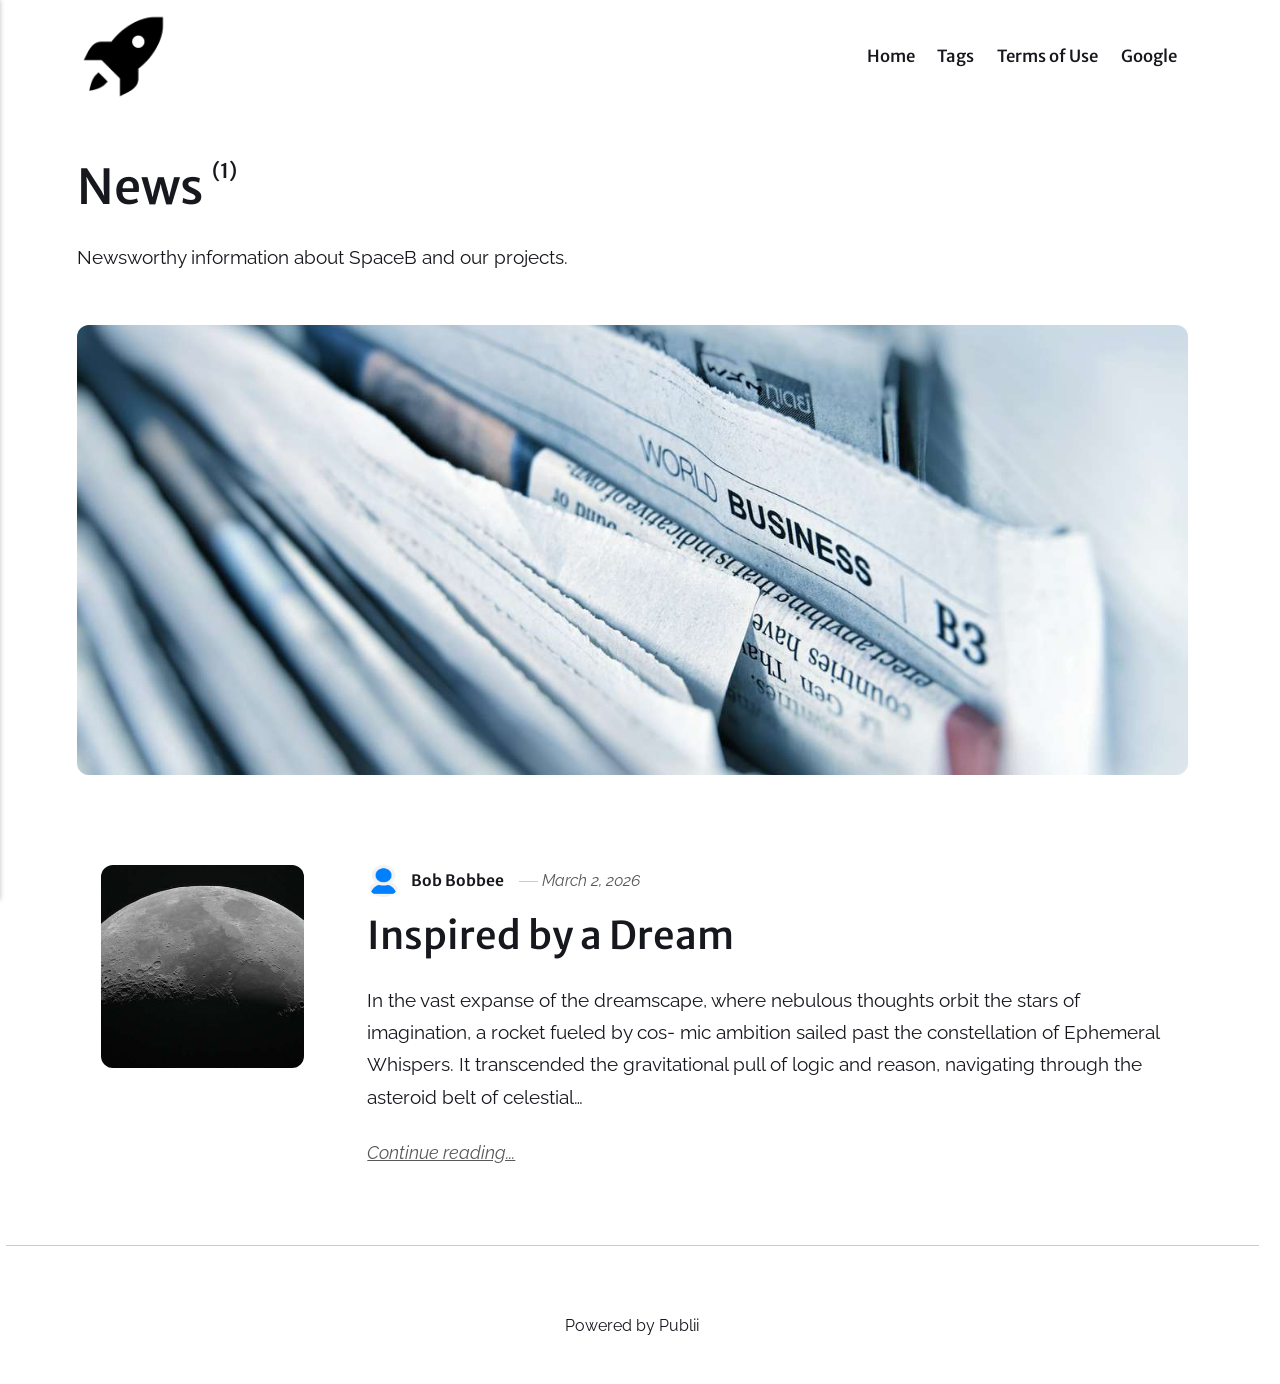
<file: tags/news/index.html>
<!DOCTYPE html><html lang="en-us"><head><meta charset="utf-8"><meta http-equiv="X-UA-Compatible" content="IE=edge"><meta name="viewport" content="width=device-width,initial-scale=1"><title>Tag: News - SpaceB is Going to the Moon</title><meta name="robots" content="noindex, follow"><meta name="generator" content="Publii Open-Source CMS for Static Site"><link rel="alternate" type="application/atom+xml" href="https://andytour.github.io/APTest1/feed.xml" title="SpaceB is Going to the Moon - RSS"><link rel="alternate" type="application/json" href="https://andytour.github.io/APTest1/feed.json" title="SpaceB is Going to the Moon - JSON"><meta property="og:title" content="News"><meta property="og:image" content="https://andytour.github.io/APTest1/media/website/rocket-15.png"><meta property="og:image:width" content="400"><meta property="og:image:height" content="400"><meta property="og:site_name" content="SpaceB is Going to the Moon"><meta property="og:description" content="Newsworthy information about SpaceB and our projects."><meta property="og:url" content="https://andytour.github.io/APTest1/tags/news/"><meta property="og:type" content="website"><link rel="shortcut icon" href="https://andytour.github.io/APTest1/media/website/favicon.png" type="image/x-icon"><link rel="preload" href="https://andytour.github.io/APTest1/assets/dynamic/fonts/raleway/raleway.woff2" as="font" type="font/woff2" crossorigin><link rel="preload" href="https://andytour.github.io/APTest1/assets/dynamic/fonts/raleway/raleway-italic.woff2" as="font" type="font/woff2" crossorigin><link rel="preload" href="https://andytour.github.io/APTest1/assets/dynamic/fonts/merriweathersans/merriweathersans.woff2" as="font" type="font/woff2" crossorigin><link rel="preload" href="https://andytour.github.io/APTest1/assets/dynamic/fonts/merriweathersans/merriweathersans-italic.woff2" as="font" type="font/woff2" crossorigin><link rel="stylesheet" href="https://andytour.github.io/APTest1/assets/css/style.css?v=ba0afe867f5c9dfa8fb3d2dc717573fb"><script type="application/ld+json">{"@context":"http://schema.org","@type":"Organization","name":"SpaceB is Going to the Moon","logo":"https://andytour.github.io/APTest1/media/website/rocket-15.png","url":"https://andytour.github.io/APTest1/"}</script><noscript><style>img[loading] {
                    opacity: 1;
                }</style></noscript></head><body class="tag-template"><header class="top js-header"><a class="logo" href="https://andytour.github.io/APTest1/"><img src="https://andytour.github.io/APTest1/media/website/rocket-15.png" alt="SpaceB is Going to the Moon" width="400" height="400"></a><nav class="navbar js-navbar"><button class="navbar__toggle js-toggle" aria-label="Menu" aria-haspopup="true" aria-expanded="false"><span class="navbar__toggle-box"><span class="navbar__toggle-inner">Menu</span></span></button><ul class="navbar__menu"><li><a href="https://andytour.github.io/APTest1/" target="_self">Home</a></li><li><a href="https://andytour.github.io/APTest1/tags/" target="_self">Tags</a></li><li><a href="https://andytour.github.io/APTest1/terms-and-conditions/" target="_self">Terms of Use</a></li><li><a href="http://google.ca" target="_blank">Google</a></li></ul></nav></header><main class="page page--tag"><div class="hero"><header class="hero__content"><div class="wrapper"><h1>News <sup>(1)</sup></h1><div class="page__desc"><p>Newsworthy information about SpaceB and our projects.</p></div></div></header><figure class="hero__image"><div class="hero__image-wrapper"><img src="https://andytour.github.io/APTest1/media/tags/1/absolutvision-WYd_PkCa1BY-unsplash.jpg" srcset="https://andytour.github.io/APTest1/media/tags/1/responsive/absolutvision-WYd_PkCa1BY-unsplash-xs.jpg 640w, https://andytour.github.io/APTest1/media/tags/1/responsive/absolutvision-WYd_PkCa1BY-unsplash-sm.jpg 768w, https://andytour.github.io/APTest1/media/tags/1/responsive/absolutvision-WYd_PkCa1BY-unsplash-md.jpg 1024w, https://andytour.github.io/APTest1/media/tags/1/responsive/absolutvision-WYd_PkCa1BY-unsplash-lg.jpg 1366w, https://andytour.github.io/APTest1/media/tags/1/responsive/absolutvision-WYd_PkCa1BY-unsplash-xl.jpg 1600w, https://andytour.github.io/APTest1/media/tags/1/responsive/absolutvision-WYd_PkCa1BY-unsplash-2xl.jpg 1920w" sizes="88vw" loading="eager" height="1280" width="1920" alt="Newsworthy information about SpaceB and our projects."></div></figure></div><div class="wrapper feed"><article class="feed__item feed__item--centered"><figure class="feed__image"><img src="https://andytour.github.io/APTest1/media/posts/1/nicolas-thomas-wKlqqfNTLsI-unsplash.jpg" srcset="https://andytour.github.io/APTest1/media/posts/1/responsive/nicolas-thomas-wKlqqfNTLsI-unsplash-xs.jpg 640w, https://andytour.github.io/APTest1/media/posts/1/responsive/nicolas-thomas-wKlqqfNTLsI-unsplash-sm.jpg 768w, https://andytour.github.io/APTest1/media/posts/1/responsive/nicolas-thomas-wKlqqfNTLsI-unsplash-md.jpg 1024w" sizes="(min-width: 600px) calc(4.38vw + 143px), 87.86vw" loading="lazy" height="1176" width="1920" alt="The Moon - it calls to us and inspires us explore"></figure><div class="feed__content"><header><div class="feed__meta"><img src="https://andytour.github.io/APTest1/media/website/avatar-small.png" loading="lazy" height="400" width="363" class="feed__author-thumb" alt=""> <a href="https://andytour.github.io/APTest1/authors/bob-bobbee/" class="feed__author">Bob Bobbee</a> <time datetime="2026-03-02T12:01" class="feed__date">March 2, 2026</time></div><h2 class="feed__title"><a href="https://andytour.github.io/APTest1/inspired-by-a-dream/">Inspired by a Dream</a></h2></header><p>In the vast expanse of the dreamscape, where nebulous thoughts orbit the stars of imagination, a rocket fueled by cos- mic ambition sailed past the constellation of Ephemeral Whispers. It transcended the gravitational pull of logic and reason, navigating through the asteroid belt of celestial&hellip;</p><a href="https://andytour.github.io/APTest1/inspired-by-a-dream/" class="readmore feed__readmore">Continue reading...</a></div></article></div></main><footer class="footer"><div class="wrapper"><div class="footer__copyright"><p>Powered by Publii</p></div><button id="backToTop" class="footer__bttop" aria-label="Back to top" title="Back to top"><svg width="20" height="20"><use xlink:href="https://andytour.github.io/APTest1/assets/svg/svg-map.svg#toparrow"/></svg></button></div></footer><script defer="defer" src="https://andytour.github.io/APTest1/assets/js/scripts.min.js?v=d0fc1030089a37f93a2d51bf6d07565c"></script><script>window.publiiThemeMenuConfig={mobileMenuMode:'sidebar',animationSpeed:300,submenuWidth: 'auto',doubleClickTime:500,mobileMenuExpandableSubmenus:true,relatedContainerForOverlayMenuSelector:'.top'};</script><script>var images = document.querySelectorAll('img[loading]');
        for (var i = 0; i < images.length; i++) {
            if (images[i].complete) {
                images[i].classList.add('is-loaded');
            } else {
                images[i].addEventListener('load', function () {
                    this.classList.add('is-loaded');
                }, false);
            }
        }</script></body></html>
</file>
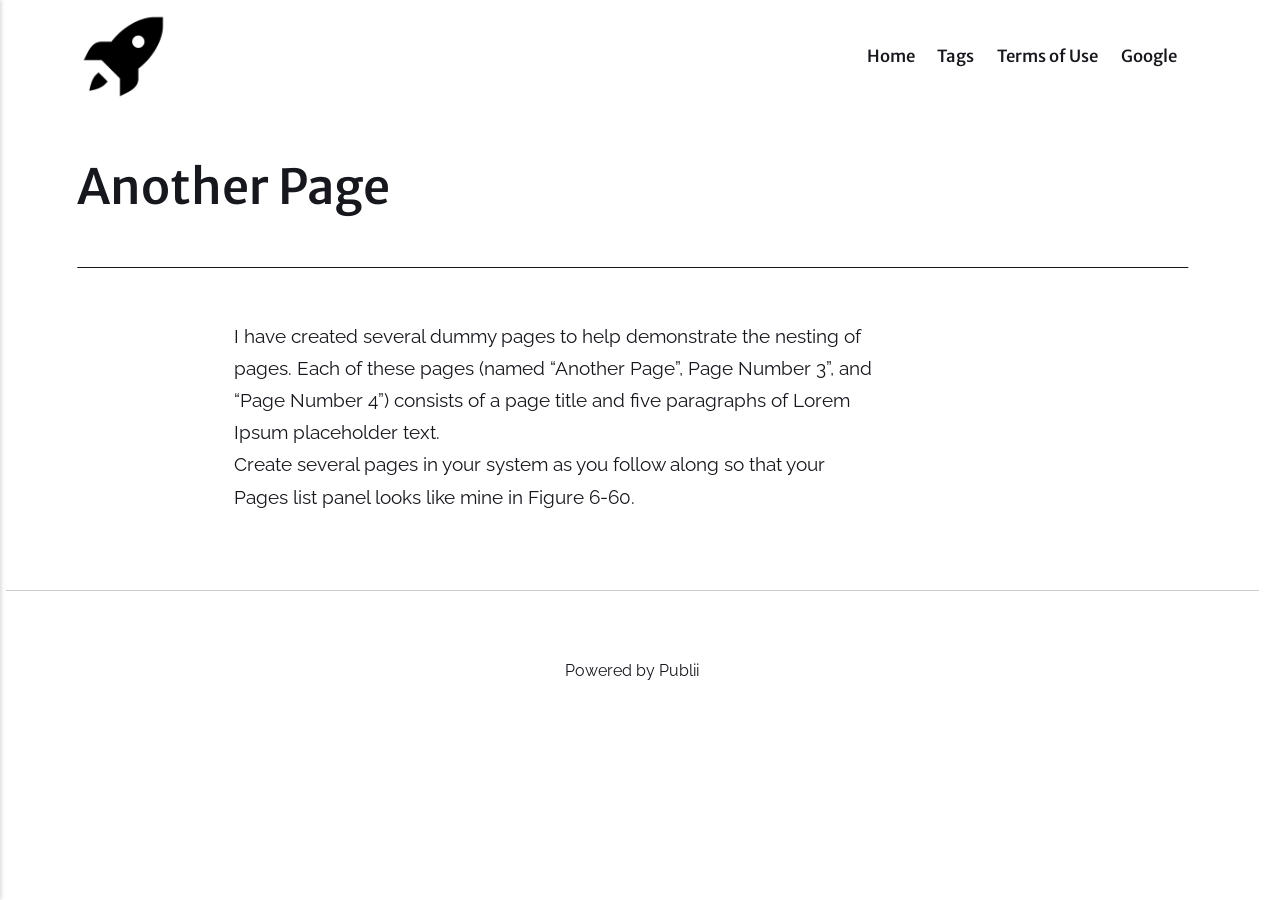
<file: terms-and-conditions/another-page/index.html>
<!DOCTYPE html><html lang="en-us"><head><meta charset="utf-8"><meta http-equiv="X-UA-Compatible" content="IE=edge"><meta name="viewport" content="width=device-width,initial-scale=1"><title>Another Page - SpaceB is Going to the Moon</title><meta name="description" content="I have created several dummy pages to help demonstrate the nesting of pages. Each of these pages (named “Another Page”, Page Number 3”, and “Page Number 4”) consists of a page title and five paragraphs of Lorem Ipsum placeholder text. Create several pages in your&hellip;"><meta name="generator" content="Publii Open-Source CMS for Static Site"><link rel="canonical" href="https://andytour.github.io/APTest1/terms-and-conditions/another-page/"><link rel="alternate" type="application/atom+xml" href="https://andytour.github.io/APTest1/feed.xml" title="SpaceB is Going to the Moon - RSS"><link rel="alternate" type="application/json" href="https://andytour.github.io/APTest1/feed.json" title="SpaceB is Going to the Moon - JSON"><meta property="og:title" content="Another Page"><meta property="og:image" content="https://andytour.github.io/APTest1/media/website/rocket-15.png"><meta property="og:image:width" content="400"><meta property="og:image:height" content="400"><meta property="og:site_name" content="SpaceB is Going to the Moon"><meta property="og:description" content="I have created several dummy pages to help demonstrate the nesting of pages. Each of these pages (named “Another Page”, Page Number 3”, and “Page Number 4”) consists of a page title and five paragraphs of Lorem Ipsum placeholder text. Create several pages in your&hellip;"><meta property="og:url" content="https://andytour.github.io/APTest1/terms-and-conditions/another-page/"><meta property="og:type" content="article"><link rel="shortcut icon" href="https://andytour.github.io/APTest1/media/website/favicon.png" type="image/x-icon"><link rel="preload" href="https://andytour.github.io/APTest1/assets/dynamic/fonts/raleway/raleway.woff2" as="font" type="font/woff2" crossorigin><link rel="preload" href="https://andytour.github.io/APTest1/assets/dynamic/fonts/raleway/raleway-italic.woff2" as="font" type="font/woff2" crossorigin><link rel="preload" href="https://andytour.github.io/APTest1/assets/dynamic/fonts/merriweathersans/merriweathersans.woff2" as="font" type="font/woff2" crossorigin><link rel="preload" href="https://andytour.github.io/APTest1/assets/dynamic/fonts/merriweathersans/merriweathersans-italic.woff2" as="font" type="font/woff2" crossorigin><link rel="stylesheet" href="https://andytour.github.io/APTest1/assets/css/style.css?v=ba0afe867f5c9dfa8fb3d2dc717573fb"><script type="application/ld+json">{"@context":"http://schema.org","@type":"Article","mainEntityOfPage":{"@type":"WebPage","@id":"https://andytour.github.io/APTest1/terms-and-conditions/another-page/"},"headline":"Another Page","datePublished":"2026-03-18T08:37-04:00","dateModified":"2026-03-18T12:05-04:00","image":{"@type":"ImageObject","url":"https://andytour.github.io/APTest1/media/website/rocket-15.png","height":400,"width":400},"description":"I have created several dummy pages to help demonstrate the nesting of pages. Each of these pages (named “Another Page”, Page Number 3”, and “Page Number 4”) consists of a page title and five paragraphs of Lorem Ipsum placeholder text. Create several pages in your&hellip;","author":{"@type":"Person","name":"Bob Bobbee","url":"https://andytour.github.io/APTest1/authors/bob-bobbee/"},"publisher":{"@type":"Organization","name":"Bob Bobbee","logo":{"@type":"ImageObject","url":"https://andytour.github.io/APTest1/media/website/rocket-15.png","height":400,"width":400}}}</script><noscript><style>img[loading] {
                    opacity: 1;
                }</style></noscript></head><body class="page-template"><header class="top js-header"><a class="logo" href="https://andytour.github.io/APTest1/"><img src="https://andytour.github.io/APTest1/media/website/rocket-15.png" alt="SpaceB is Going to the Moon" width="400" height="400"></a><nav class="navbar js-navbar"><button class="navbar__toggle js-toggle" aria-label="Menu" aria-haspopup="true" aria-expanded="false"><span class="navbar__toggle-box"><span class="navbar__toggle-inner">Menu</span></span></button><ul class="navbar__menu"><li><a href="https://andytour.github.io/APTest1/" target="_self">Home</a></li><li><a href="https://andytour.github.io/APTest1/tags/" target="_self">Tags</a></li><li><a href="https://andytour.github.io/APTest1/terms-and-conditions/" target="_self">Terms of Use</a></li><li><a href="http://google.ca" target="_blank">Google</a></li></ul></nav></header><main class="page"><article class="content"><div class="hero hero--noimage"><header class="hero__content"><div class="wrapper"><h1>Another Page</h1></div></header></div><div class="entry-wrapper content__entry"><p>I have created several dummy pages to help demonstrate the nesting of<br>pages. Each of these pages (named “Another Page”, Page Number 3”, and<br>“Page Number 4”) consists of a page title and five paragraphs of Lorem<br>Ipsum placeholder text.<br>Create several pages in your system as you follow along so that your<br>Pages list panel looks like mine in Figure 6-60.</p></div></article></main><footer class="footer"><div class="wrapper"><div class="footer__copyright"><p>Powered by Publii</p></div><button id="backToTop" class="footer__bttop" aria-label="Back to top" title="Back to top"><svg width="20" height="20"><use xlink:href="https://andytour.github.io/APTest1/assets/svg/svg-map.svg#toparrow"/></svg></button></div></footer><script defer="defer" src="https://andytour.github.io/APTest1/assets/js/scripts.min.js?v=d0fc1030089a37f93a2d51bf6d07565c"></script><script>window.publiiThemeMenuConfig={mobileMenuMode:'sidebar',animationSpeed:300,submenuWidth: 'auto',doubleClickTime:500,mobileMenuExpandableSubmenus:true,relatedContainerForOverlayMenuSelector:'.top'};</script><script>var images = document.querySelectorAll('img[loading]');
        for (var i = 0; i < images.length; i++) {
            if (images[i].complete) {
                images[i].classList.add('is-loaded');
            } else {
                images[i].addEventListener('load', function () {
                    this.classList.add('is-loaded');
                }, false);
            }
        }</script></body></html>
</file>
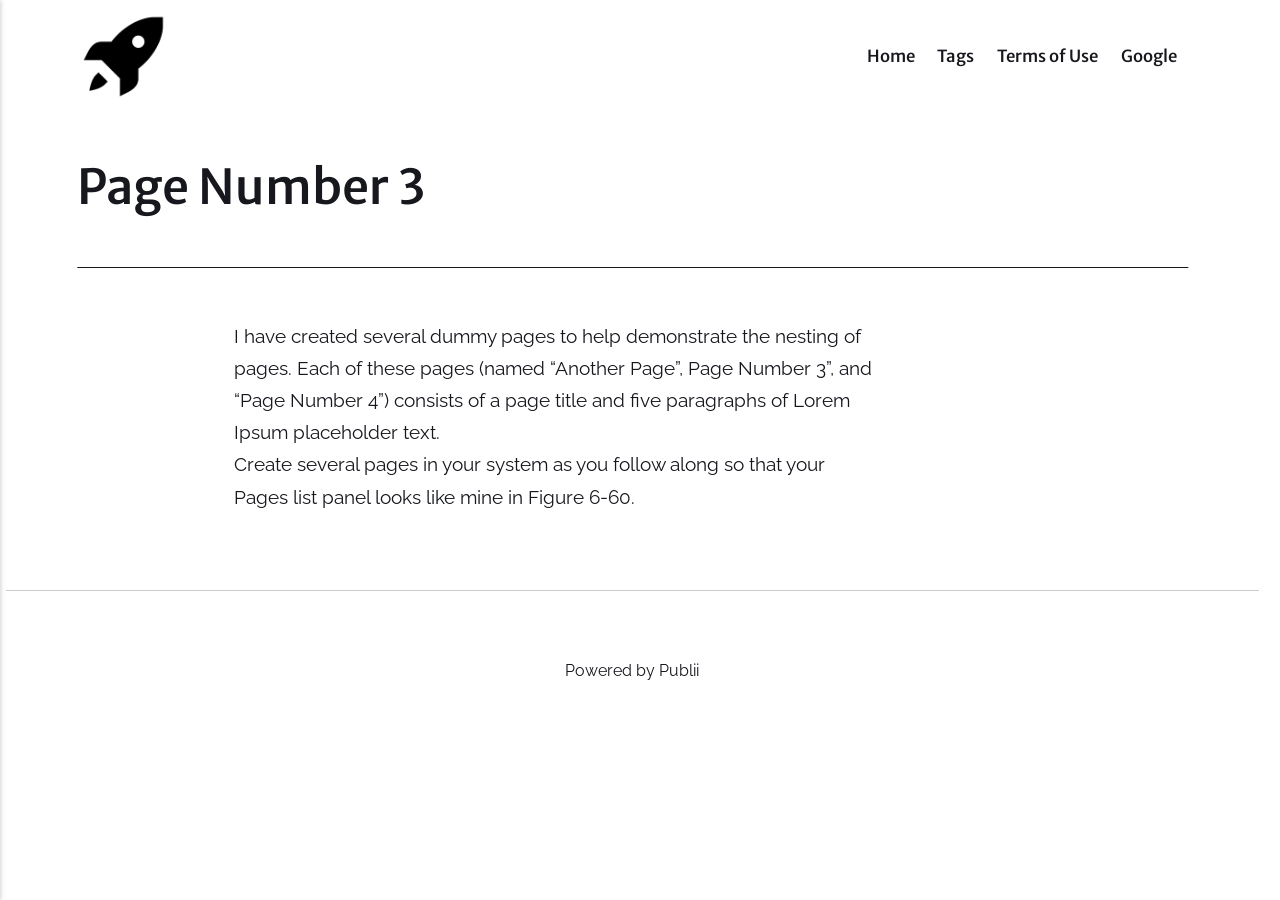
<file: terms-and-conditions/another-page/page-number-3/index.html>
<!DOCTYPE html><html lang="en-us"><head><meta charset="utf-8"><meta http-equiv="X-UA-Compatible" content="IE=edge"><meta name="viewport" content="width=device-width,initial-scale=1"><title>Page Number 3 - SpaceB is Going to the Moon</title><meta name="description" content="I have created several dummy pages to help demonstrate the nesting of pages. Each of these pages (named “Another Page”, Page Number 3”, and “Page Number 4”) consists of a page title and five paragraphs of Lorem Ipsum placeholder text. Create several pages in your&hellip;"><meta name="generator" content="Publii Open-Source CMS for Static Site"><link rel="canonical" href="https://andytour.github.io/APTest1/terms-and-conditions/another-page/page-number-3/"><link rel="alternate" type="application/atom+xml" href="https://andytour.github.io/APTest1/feed.xml" title="SpaceB is Going to the Moon - RSS"><link rel="alternate" type="application/json" href="https://andytour.github.io/APTest1/feed.json" title="SpaceB is Going to the Moon - JSON"><meta property="og:title" content="Page Number 3"><meta property="og:image" content="https://andytour.github.io/APTest1/media/website/rocket-15.png"><meta property="og:image:width" content="400"><meta property="og:image:height" content="400"><meta property="og:site_name" content="SpaceB is Going to the Moon"><meta property="og:description" content="I have created several dummy pages to help demonstrate the nesting of pages. Each of these pages (named “Another Page”, Page Number 3”, and “Page Number 4”) consists of a page title and five paragraphs of Lorem Ipsum placeholder text. Create several pages in your&hellip;"><meta property="og:url" content="https://andytour.github.io/APTest1/terms-and-conditions/another-page/page-number-3/"><meta property="og:type" content="article"><link rel="shortcut icon" href="https://andytour.github.io/APTest1/media/website/favicon.png" type="image/x-icon"><link rel="preload" href="https://andytour.github.io/APTest1/assets/dynamic/fonts/raleway/raleway.woff2" as="font" type="font/woff2" crossorigin><link rel="preload" href="https://andytour.github.io/APTest1/assets/dynamic/fonts/raleway/raleway-italic.woff2" as="font" type="font/woff2" crossorigin><link rel="preload" href="https://andytour.github.io/APTest1/assets/dynamic/fonts/merriweathersans/merriweathersans.woff2" as="font" type="font/woff2" crossorigin><link rel="preload" href="https://andytour.github.io/APTest1/assets/dynamic/fonts/merriweathersans/merriweathersans-italic.woff2" as="font" type="font/woff2" crossorigin><link rel="stylesheet" href="https://andytour.github.io/APTest1/assets/css/style.css?v=ba0afe867f5c9dfa8fb3d2dc717573fb"><script type="application/ld+json">{"@context":"http://schema.org","@type":"Article","mainEntityOfPage":{"@type":"WebPage","@id":"https://andytour.github.io/APTest1/terms-and-conditions/another-page/page-number-3/"},"headline":"Page Number 3","datePublished":"2026-03-18T08:37-04:00","dateModified":"2026-03-18T12:05-04:00","image":{"@type":"ImageObject","url":"https://andytour.github.io/APTest1/media/website/rocket-15.png","height":400,"width":400},"description":"I have created several dummy pages to help demonstrate the nesting of pages. Each of these pages (named “Another Page”, Page Number 3”, and “Page Number 4”) consists of a page title and five paragraphs of Lorem Ipsum placeholder text. Create several pages in your&hellip;","author":{"@type":"Person","name":"Bob Bobbee","url":"https://andytour.github.io/APTest1/authors/bob-bobbee/"},"publisher":{"@type":"Organization","name":"Bob Bobbee","logo":{"@type":"ImageObject","url":"https://andytour.github.io/APTest1/media/website/rocket-15.png","height":400,"width":400}}}</script><noscript><style>img[loading] {
                    opacity: 1;
                }</style></noscript></head><body class="page-template"><header class="top js-header"><a class="logo" href="https://andytour.github.io/APTest1/"><img src="https://andytour.github.io/APTest1/media/website/rocket-15.png" alt="SpaceB is Going to the Moon" width="400" height="400"></a><nav class="navbar js-navbar"><button class="navbar__toggle js-toggle" aria-label="Menu" aria-haspopup="true" aria-expanded="false"><span class="navbar__toggle-box"><span class="navbar__toggle-inner">Menu</span></span></button><ul class="navbar__menu"><li><a href="https://andytour.github.io/APTest1/" target="_self">Home</a></li><li><a href="https://andytour.github.io/APTest1/tags/" target="_self">Tags</a></li><li><a href="https://andytour.github.io/APTest1/terms-and-conditions/" target="_self">Terms of Use</a></li><li><a href="http://google.ca" target="_blank">Google</a></li></ul></nav></header><main class="page"><article class="content"><div class="hero hero--noimage"><header class="hero__content"><div class="wrapper"><h1>Page Number 3</h1></div></header></div><div class="entry-wrapper content__entry"><p>I have created several dummy pages to help demonstrate the nesting of<br>pages. Each of these pages (named “Another Page”, Page Number 3”, and<br>“Page Number 4”) consists of a page title and five paragraphs of Lorem<br>Ipsum placeholder text.<br>Create several pages in your system as you follow along so that your<br>Pages list panel looks like mine in Figure 6-60.</p></div></article></main><footer class="footer"><div class="wrapper"><div class="footer__copyright"><p>Powered by Publii</p></div><button id="backToTop" class="footer__bttop" aria-label="Back to top" title="Back to top"><svg width="20" height="20"><use xlink:href="https://andytour.github.io/APTest1/assets/svg/svg-map.svg#toparrow"/></svg></button></div></footer><script defer="defer" src="https://andytour.github.io/APTest1/assets/js/scripts.min.js?v=d0fc1030089a37f93a2d51bf6d07565c"></script><script>window.publiiThemeMenuConfig={mobileMenuMode:'sidebar',animationSpeed:300,submenuWidth: 'auto',doubleClickTime:500,mobileMenuExpandableSubmenus:true,relatedContainerForOverlayMenuSelector:'.top'};</script><script>var images = document.querySelectorAll('img[loading]');
        for (var i = 0; i < images.length; i++) {
            if (images[i].complete) {
                images[i].classList.add('is-loaded');
            } else {
                images[i].addEventListener('load', function () {
                    this.classList.add('is-loaded');
                }, false);
            }
        }</script></body></html>
</file>
